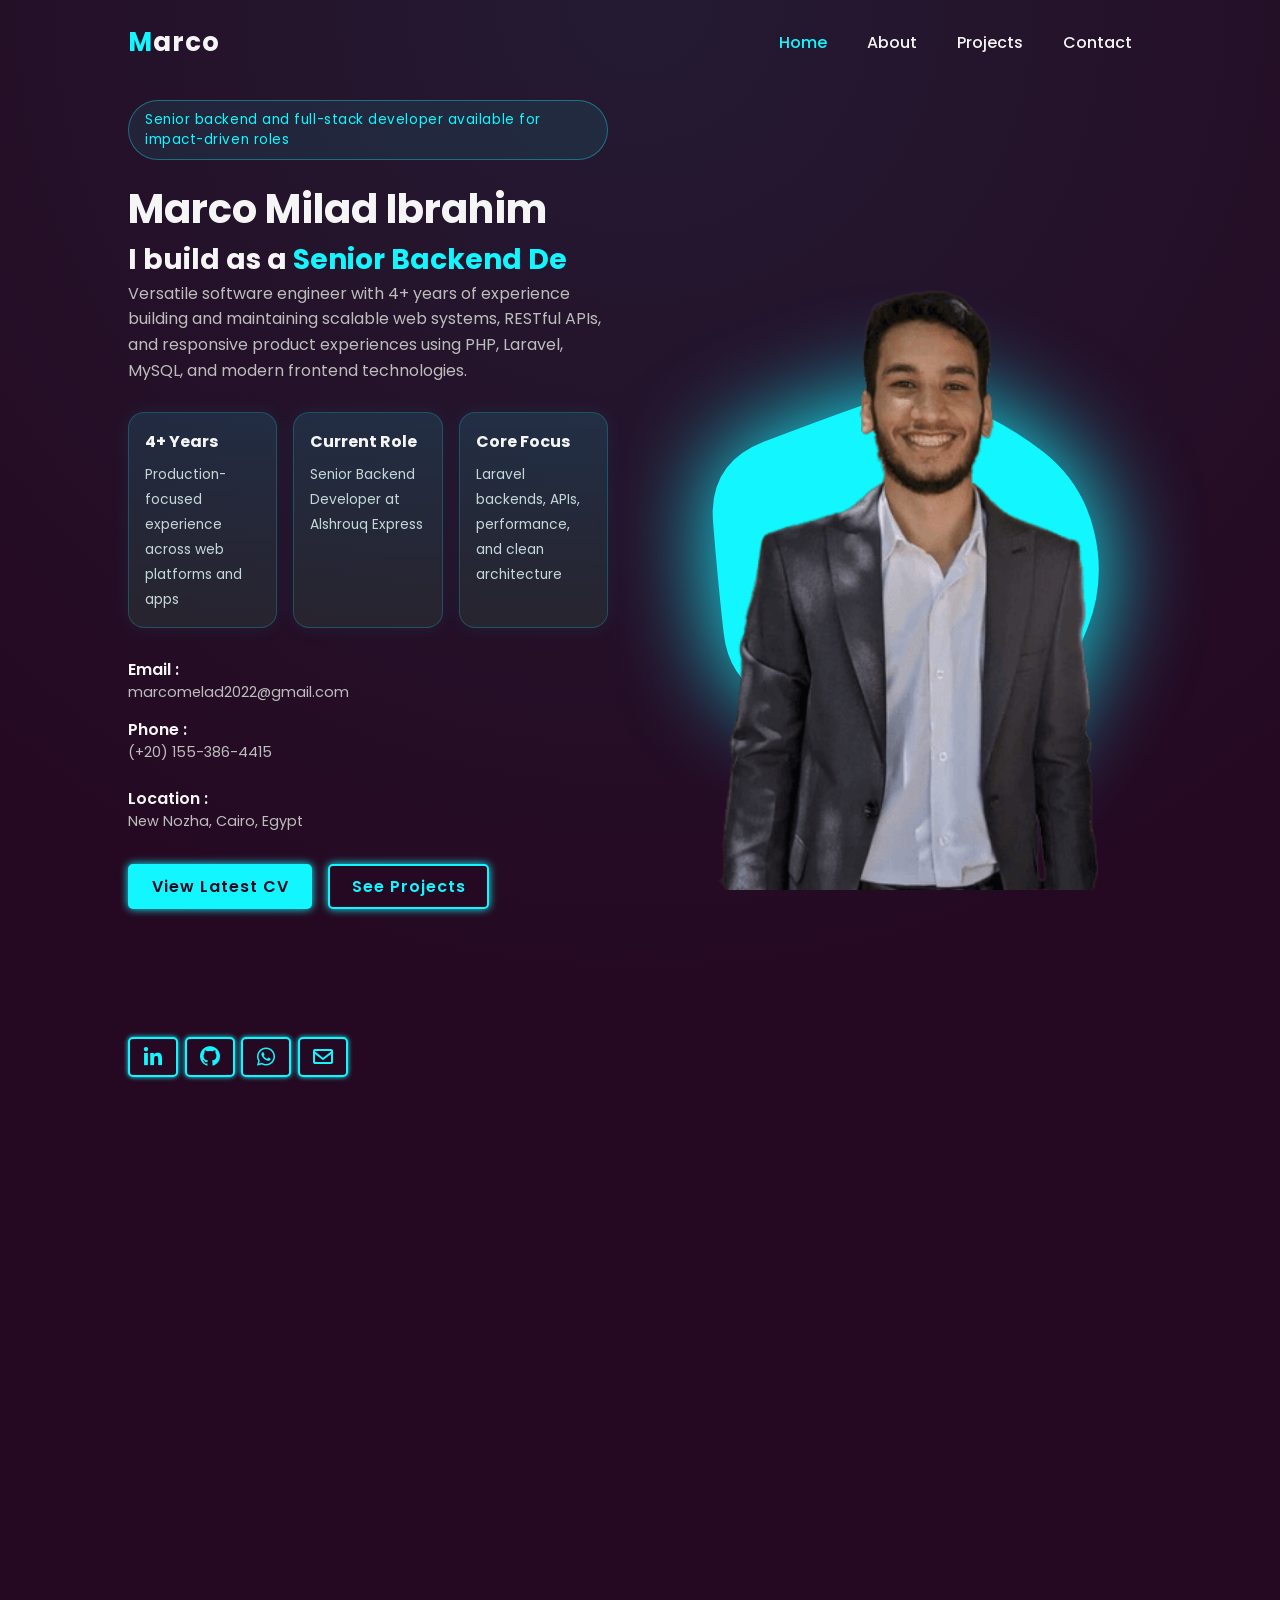
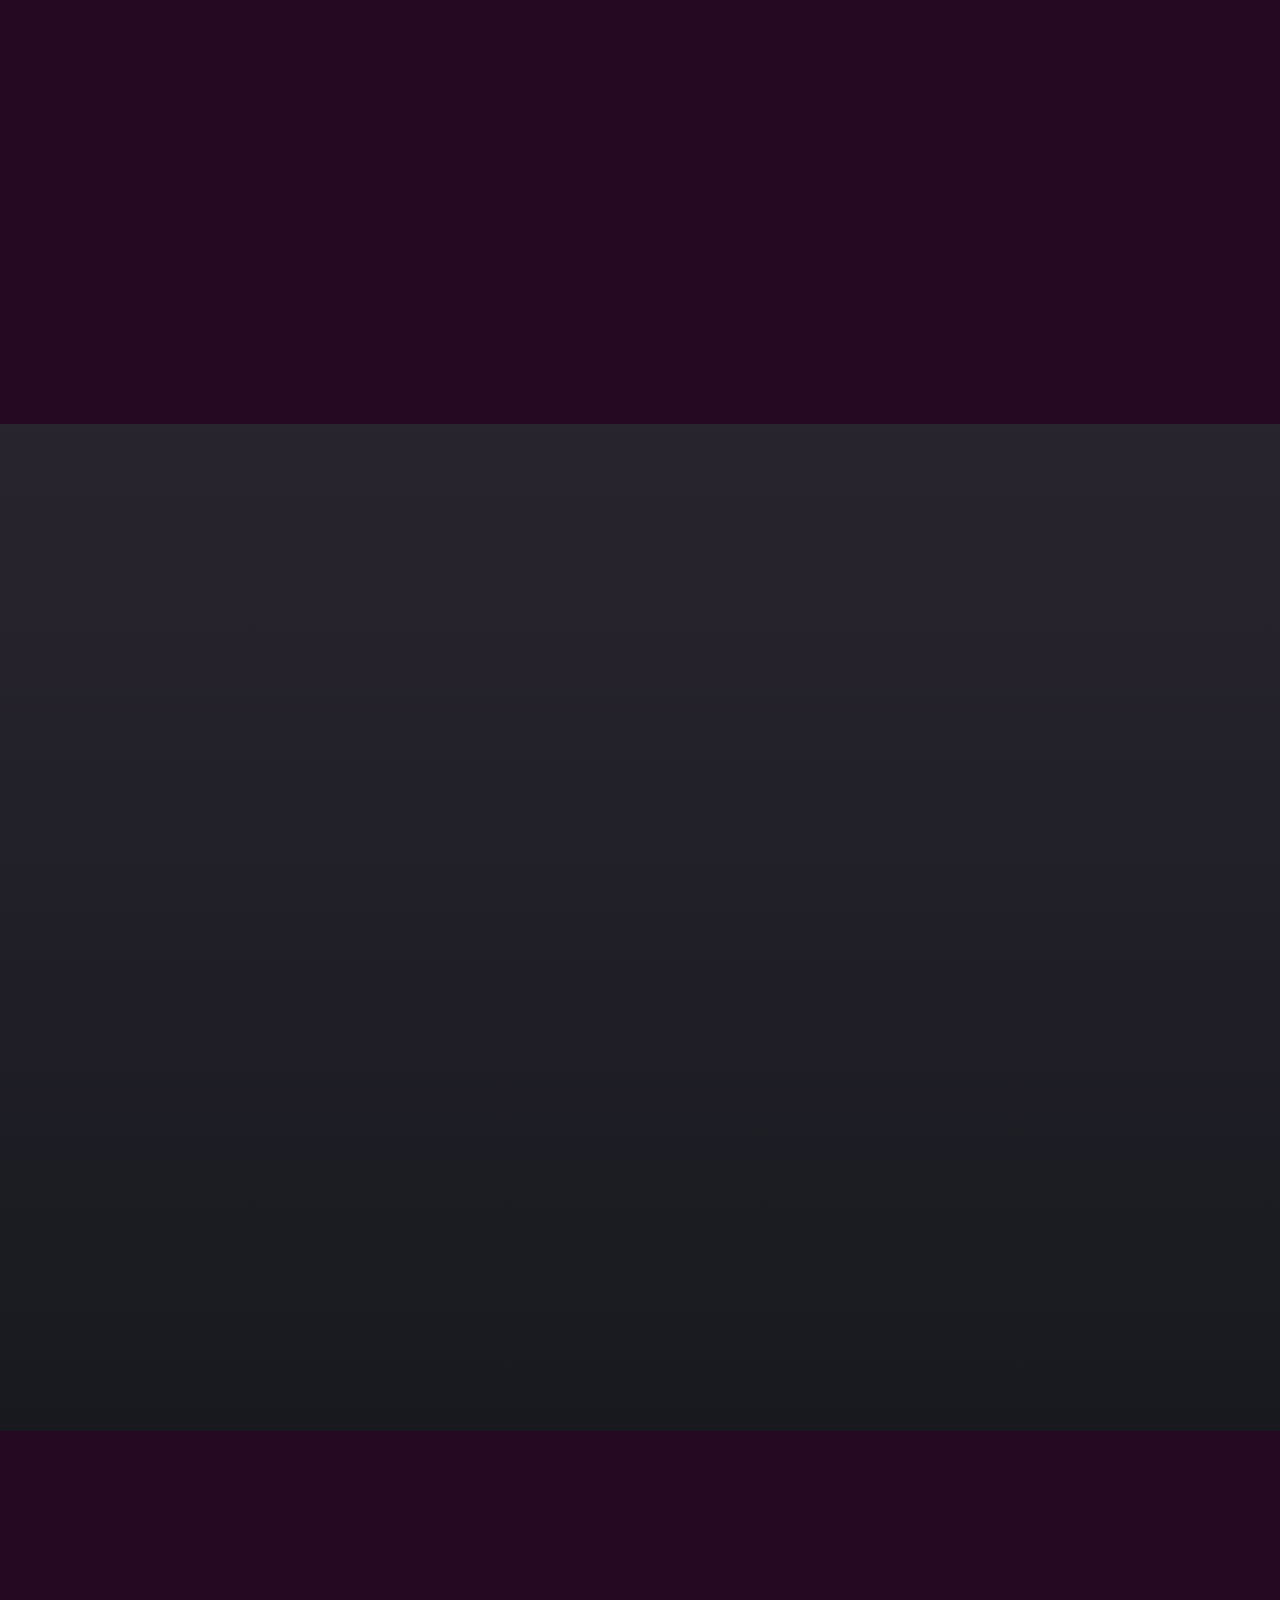
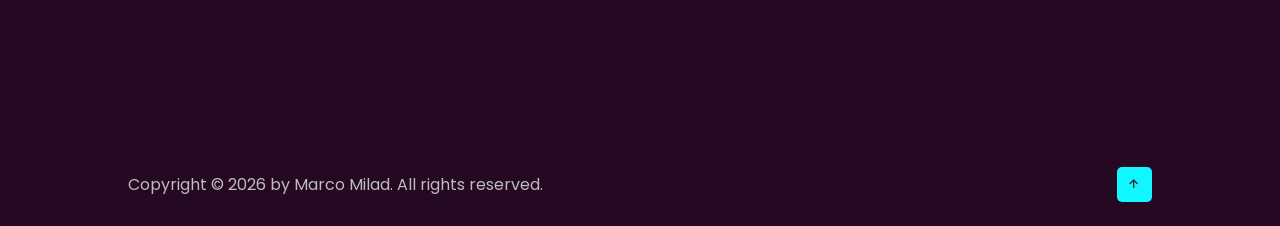
<file: index.html>
<!DOCTYPE html>
<html lang="en">
  <head>
    <meta charset="UTF-8" />
    <meta http-equiv="X-UA-Compatible" content="IE=edge" />
    <meta name="viewport" content="width=device-width, initial-scale=1.0" />
    <meta
      name="description"
      content="Marco Milad Ibrahim is a software engineer and full-stack developer with 4+ years of experience in Laravel, PHP, APIs, MySQL, and production-ready web systems."
    />
    <title>Marco Milad Ibrahim | Software Engineer</title>
    <link
      href="https://unpkg.com/boxicons@2.1.4/css/boxicons.min.css"
      rel="stylesheet"
    />
    <link rel="stylesheet" href="css/style.css" />
  </head>
  <body class="page-home">
    <header class="header">
      <a href="index.html" class="logo"><span>M</span>arco</a>

      <ul class="navlist">
        <li><a href="index.html" style="--i: 1">Home</a></li>
        <li><a href="about.html" style="--i: 2">About</a></li>
        <li><a href="projects.html" style="--i: 3">Projects</a></li>
        <li><a href="contact.html" style="--i: 4">Contact</a></li>
      </ul>

      <button
        id="menu-icon"
        class="bx bx-menu"
        type="button"
        aria-label="Toggle navigation"
        aria-expanded="false"
      ></button>
    </header>

    <main>
      <section class="home">
        <div class="home-content scroll-scale">
          <span class="availability-badge">Senior backend and full-stack developer available for impact-driven roles</span>
          <h1>Marco Milad Ibrahim</h1>
          <div class="change-text">
            <h3>I build as a</h3>
            <h3>
              <span class="word">Software&nbsp;Engineer</span>
              <span class="word">Senior&nbsp;Backend&nbsp;Developer</span>
              <span class="word">Full-Stack&nbsp;Developer</span>
              <span class="word">Laravel&nbsp;Engineer</span>
              <span class="word">Laravel&nbsp;Developer</span>
            </h3>
          </div>

          <p>
            Versatile software engineer with 4+ years of experience building and
            maintaining scalable web systems, RESTful APIs, and responsive
            product experiences using PHP, Laravel, MySQL, and modern frontend
            technologies.
          </p>

          <div class="stat-grid">
            <div class="stat-card">
              <strong>4+ Years</strong>
              <span>Production-focused experience across web platforms and apps</span>
            </div>
            <div class="stat-card">
              <strong>Current Role</strong>
              <span>Senior Backend Developer at Alshrouq Express</span>
            </div>
            <div class="stat-card">
              <strong>Core Focus</strong>
              <span>Laravel backends, APIs, performance, and clean architecture</span>
            </div>
          </div>

          <div class="info-box">
            <div class="email-info">
              <h5>Email :</h5>
              <span>marcomelad2022@gmail.com</span>
            </div>
            <div class="email-info">
              <h5>Phone :</h5>
              <span>(+20) 155-386-4415</span>
            </div>
          </div>

          <div class="info-box info-box-location">
            <div class="email-info">
              <h5>Location :</h5>
              <span>New Nozha, Cairo, Egypt</span>
            </div>
          </div>

          <div class="hero-actions">
            <a
              href="https://drive.google.com/file/d/1wOmWYwRRQnlYatKUHF5bNSLMZWVIIGn1/view?usp=sharing"
              class="btn"
              target="_blank"
              rel="noopener noreferrer"
              >View Latest CV</a
            >
            <a href="projects.html" class="btn">See Projects</a>
          </div>

          <div class="social-icons">
            <a
              href="https://www.linkedin.com/in/marco-milad"
              target="_blank"
              rel="noopener noreferrer"
              title="LinkedIn"
              ><i class="bx bxl-linkedin"></i
            ></a>
            <a
              href="https://github.com/MarcoMelad"
              target="_blank"
              rel="noopener noreferrer"
              title="GitHub"
              ><i class="bx bxl-github"></i
            ></a>
            <a
              href="https://api.whatsapp.com/send?phone=00201553864415"
              title="WhatsApp"
              target="_blank"
              rel="noopener noreferrer"
              ><i class="bx bxl-whatsapp"></i
            ></a>
            <a
              href="mailto:marcomelad2022@gmail.com"
              title="Email"
              ><i class="bx bx-envelope"></i
            ></a>
          </div>
        </div>

        <div class="home-image scroll-scale">
          <div class="img-box">
            <img src="images/home.png" alt="Marco Milad portrait" />
          </div>

          <div class="liquid-shape">
            <svg
              viewBox="0 0 500 500"
              xmlns="http://www.w3.org/2000/svg"
              xmlns:xlink="http://www.w3.org/1999/xlink"
              width="100%"
            >
              <path fill="#12f7ff">
                <animate
                  attributeName="d"
                  dur="20000ms"
                  repeatCount="indefinite"
                  values="
                  M466,308Q451,366,403.5,399.5Q356,433,303,458Q250,483,205,444.5Q160,406,123.5,375Q87,344,78,
                  297Q69,250,55.5,190Q42,130,88,89.5Q134,49,192,31Q250,13,295.5,53Q341,93,401.5,110.5Q462,128,
                  471.5,189Q481,250,466,308Z;

                  M403,288Q381,326,375,391Q369,456,309.5,463Q250,470,211.5,427Q173,384,104,379Q35,374,31.5,312Q28,
                  250,31,187.5Q34,125,102.5,119.5Q171,114,210.5,98Q250,82,300.5,78.5Q351,75,373.5,120.5Q396,166,410.5,
                  208Q425,250,403,288Z;

                  M441,298Q416,346,390.5,397.5Q365,449,307.5,468.5Q250,488,206.5,444.5Q163,401,99,387.5Q35,374,50.5,
                  312Q66,250,88.5,210Q111,170,123.5,111Q136,52,193,46Q250,40,312,37Q374,34,384,100.5Q394,167,430,
                  208.5Q466,250,441,298Z;

                  M452.5,309.5Q457,369,394.5,380.5Q332,392,291,419.5Q250,447,187.5,456.5Q125,466,89,415Q53,
                  364,51,307Q49,250,54,195Q59,140,95.5,92.5Q132,45,191,26.5Q250,8,290.5,58.5Q331,109,377.5,
                  129Q424,149,436,199.5Q448,250,452.5,309.5Z;

                  M444,290.5Q391,331,367,371Q343,411,296.5,425Q250,439,200.5,430Q151,421,134,374Q117,327,96.5,
                  288.5Q76,250,60,190.5Q44,131,104,116Q164,101,207,95Q250,89,295.5,90.5Q341,92,396,113Q451,134,
                  474,192Q497,250,444,290.5Z;

                  M450,312Q465,374,406.5,396.5Q348,419,299,451Q250,483,197,458.5Q144,434,105,395Q66,356,65,303Q64,
                  250,85,208.5Q106,167,135,134Q164,101,207,77Q250,53,295.5,72.5Q341,92,384,120Q427,148,431,199Q435,
                  250,450,312Z;

                  M465.5,311Q460,372,417.5,419Q375,466,312.5,467Q250,468,203,440.5Q156,413,119.5,379.5Q83,346,72,
                  298Q61,250,74,203Q87,156,115,110Q143,64,196.5,35Q250,6,310,24Q370,42,389,100.5Q408,159,
                  439.5,204.5Q471,250,465.5,311Z;

                  M466,308Q451,366,403.5,399.5Q356,433,303,458Q250,483,205,444.5Q160,406,123.5,375Q87,344,78,
                  297Q69,250,55.5,190Q42,130,88,89.5Q134,49,192,31Q250,13,295.5,53Q341,93,401.5,110.5Q462,128,
                  471.5,189Q481,250,466,308Z;"
                ></animate>
              </path>
            </svg>
          </div>

          <div class="liquid-shape">
            <svg
              viewBox="0 0 500 500"
              xmlns="http://www.w3.org/2000/svg"
              xmlns:xlink="http://www.w3.org/1999/xlink"
              width="100%"
            >
              <path fill="#12f7ff">
                <animate
                  attributeName="d"
                  dur="20000ms"
                  repeatCount="indefinite"
                  values="
                  M466,308Q451,366,403.5,399.5Q356,433,303,458Q250,483,205,444.5Q160,406,123.5,375Q87,344,78,
                  297Q69,250,55.5,190Q42,130,88,89.5Q134,49,192,31Q250,13,295.5,53Q341,93,401.5,110.5Q462,128,
                  471.5,189Q481,250,466,308Z;

                  M403,288Q381,326,375,391Q369,456,309.5,463Q250,470,211.5,427Q173,384,104,379Q35,374,31.5,312Q28,
                  250,31,187.5Q34,125,102.5,119.5Q171,114,210.5,98Q250,82,300.5,78.5Q351,75,373.5,120.5Q396,166,410.5,
                  208Q425,250,403,288Z;

                  M441,298Q416,346,390.5,397.5Q365,449,307.5,468.5Q250,488,206.5,444.5Q163,401,99,387.5Q35,374,50.5,
                  312Q66,250,88.5,210Q111,170,123.5,111Q136,52,193,46Q250,40,312,37Q374,34,384,100.5Q394,167,430,
                  208.5Q466,250,441,298Z;

                  M452.5,309.5Q457,369,394.5,380.5Q332,392,291,419.5Q250,447,187.5,456.5Q125,466,89,415Q53,
                  364,51,307Q49,250,54,195Q59,140,95.5,92.5Q132,45,191,26.5Q250,8,290.5,58.5Q331,109,377.5,
                  129Q424,149,436,199.5Q448,250,452.5,309.5Z;

                  M444,290.5Q391,331,367,371Q343,411,296.5,425Q250,439,200.5,430Q151,421,134,374Q117,327,96.5,
                  288.5Q76,250,60,190.5Q44,131,104,116Q164,101,207,95Q250,89,295.5,90.5Q341,92,396,113Q451,134,
                  474,192Q497,250,444,290.5Z;

                  M450,312Q465,374,406.5,396.5Q348,419,299,451Q250,483,197,458.5Q144,434,105,395Q66,356,65,303Q64,
                  250,85,208.5Q106,167,135,134Q164,101,207,77Q250,53,295.5,72.5Q341,92,384,120Q427,148,431,199Q435,
                  250,450,312Z;

                  M465.5,311Q460,372,417.5,419Q375,466,312.5,467Q250,468,203,440.5Q156,413,119.5,379.5Q83,346,72,
                  298Q61,250,74,203Q87,156,115,110Q143,64,196.5,35Q250,6,310,24Q370,42,389,100.5Q408,159,
                  439.5,204.5Q471,250,465.5,311Z;

                  M466,308Q451,366,403.5,399.5Q356,433,303,458Q250,483,205,444.5Q160,406,123.5,375Q87,344,78,
                  297Q69,250,55.5,190Q42,130,88,89.5Q134,49,192,31Q250,13,295.5,53Q341,93,401.5,110.5Q462,128,
                  471.5,189Q481,250,466,308Z;"
                ></animate>
              </path>
            </svg>
          </div>
        </div>
      </section>

      <section class="services">
        <div class="main-text scroll-scale">
          <span>What I Deliver</span>
          <h2>Senior-Level Engineering Value</h2>
        </div>

        <div class="section-services scroll-bottom">
          <div class="services-box">
            <i class="bx bx-code-alt services-icon"></i>
            <h3>Scalable Laravel Backends</h3>
            <p>
              Lead the design and implementation of scalable backend systems and
              Laravel applications with strong architecture, authentication, and
              maintainable service layers.
            </p>
            <p class="services-note">Laravel, PHP, OOP, MVC, clean architecture</p>
          </div>

          <div class="services-box">
            <i class="bx bx-transfer-alt services-icon"></i>
            <h3>REST APIs and Integrations</h3>
            <p>
              Build secure APIs, connect payment gateways, SMS, email, and other
              third-party services, and organize dependable data flow between
              clients and backend services.
            </p>
            <p class="services-note">RESTful APIs, Sanctum, Passport, queues</p>
          </div>

          <div class="services-box">
            <i class="bx bx-data services-icon"></i>
            <h3>Performance and Delivery</h3>
            <p>
              Improve production systems through query optimization, Redis
              caching, queue workflows, CI/CD collaboration, and deployment
              readiness for high-traffic environments.
            </p>
            <p class="services-note">MySQL, Redis, CI/CD, optimization, DevOps</p>
          </div>
        </div>
      </section>

      <section class="section-surface">
        <div class="main-text scroll-scale">
          <span>Selected Work</span>
          <h2>Projects from Recent Experience</h2>
        </div>

        <div class="project-grid scroll-bottom">
          <article class="project-card">
            <div class="project-thumb">
              <img src="images/proj1.png" alt="School System project preview" />
            </div>
            <div class="project-body">
              <h3>Al-Bader Sales Management System</h3>
              <p>
                Enterprise-grade sales and security management platform built
                with Laravel and MySQL, featuring access control, real-time
                monitoring, and performance-focused backend engineering.
              </p>
              <div class="inline-list">
                <span>Laravel</span>
                <span>PHP</span>
                <span>MySQL</span>
                <span>Redis</span>
              </div>
              <div class="project-links">
                <a href="projects.html" class="btn">Case Study</a>
                <a href="contact.html" class="btn">Discuss Similar System</a>
              </div>
            </div>
          </article>

          <article class="project-card">
            <div class="project-thumb">
              <img src="images/pro2.png" alt="Cara Shop project preview" />
            </div>
            <div class="project-body">
              <h3>Container Management System</h3>
              <p>
                Specialized platform for rubble and waste container rental
                companies in Saudi Arabia, automating the rental lifecycle and
                improving fleet visibility through real-time tracking.
              </p>
              <div class="inline-list">
                <span>Laravel</span>
                <span>MySQL</span>
                <span>Real-Time Tracking</span>
              </div>
              <div class="project-links">
                <a href="projects.html" class="btn">Case Study</a>
                <a href="contact.html" class="btn">See Workflow Expertise</a>
              </div>
            </div>
          </article>

          <article class="project-card">
            <div class="project-thumb">
              <img src="images/pro3.png" alt="Saving Lives project preview" />
            </div>
            <div class="project-body">
              <h3>Vodo ERP</h3>
              <p>
                Custom ERP system designed with Laravel and MySQL to streamline
                inventory, order processing, financial reporting, and platform
                scalability under growing operational load.
              </p>
              <div class="inline-list">
                <span>Laravel</span>
                <span>MySQL</span>
                <span>Queues</span>
                <span>Optimization</span>
              </div>
              <div class="project-links">
                <a href="projects.html" class="btn">Case Study</a>
                <a href="about.html" class="btn">See Experience</a>
              </div>
            </div>
          </article>
        </div>
      </section>

      <section class="cta-strip scroll-scale">
        <div>
          <span>Need a dependable senior engineer?</span>
          <h2>Let us discuss your backend architecture, API platform, or product delivery roadmap.</h2>
        </div>
        <div class="hero-actions">
          <a href="contact.html" class="btn">Contact Me</a>
          <a href="about.html" class="btn">More About Me</a>
        </div>
      </section>
    </main>

    <footer>
      <p>Copyright &copy; 2026 by Marco Milad. All rights reserved.</p>
      <a href="index.html"><i class="bx bx-up-arrow-alt"></i></a>
    </footer>

    <script src="js/script.js"></script>
  </body>
</html>
</file>
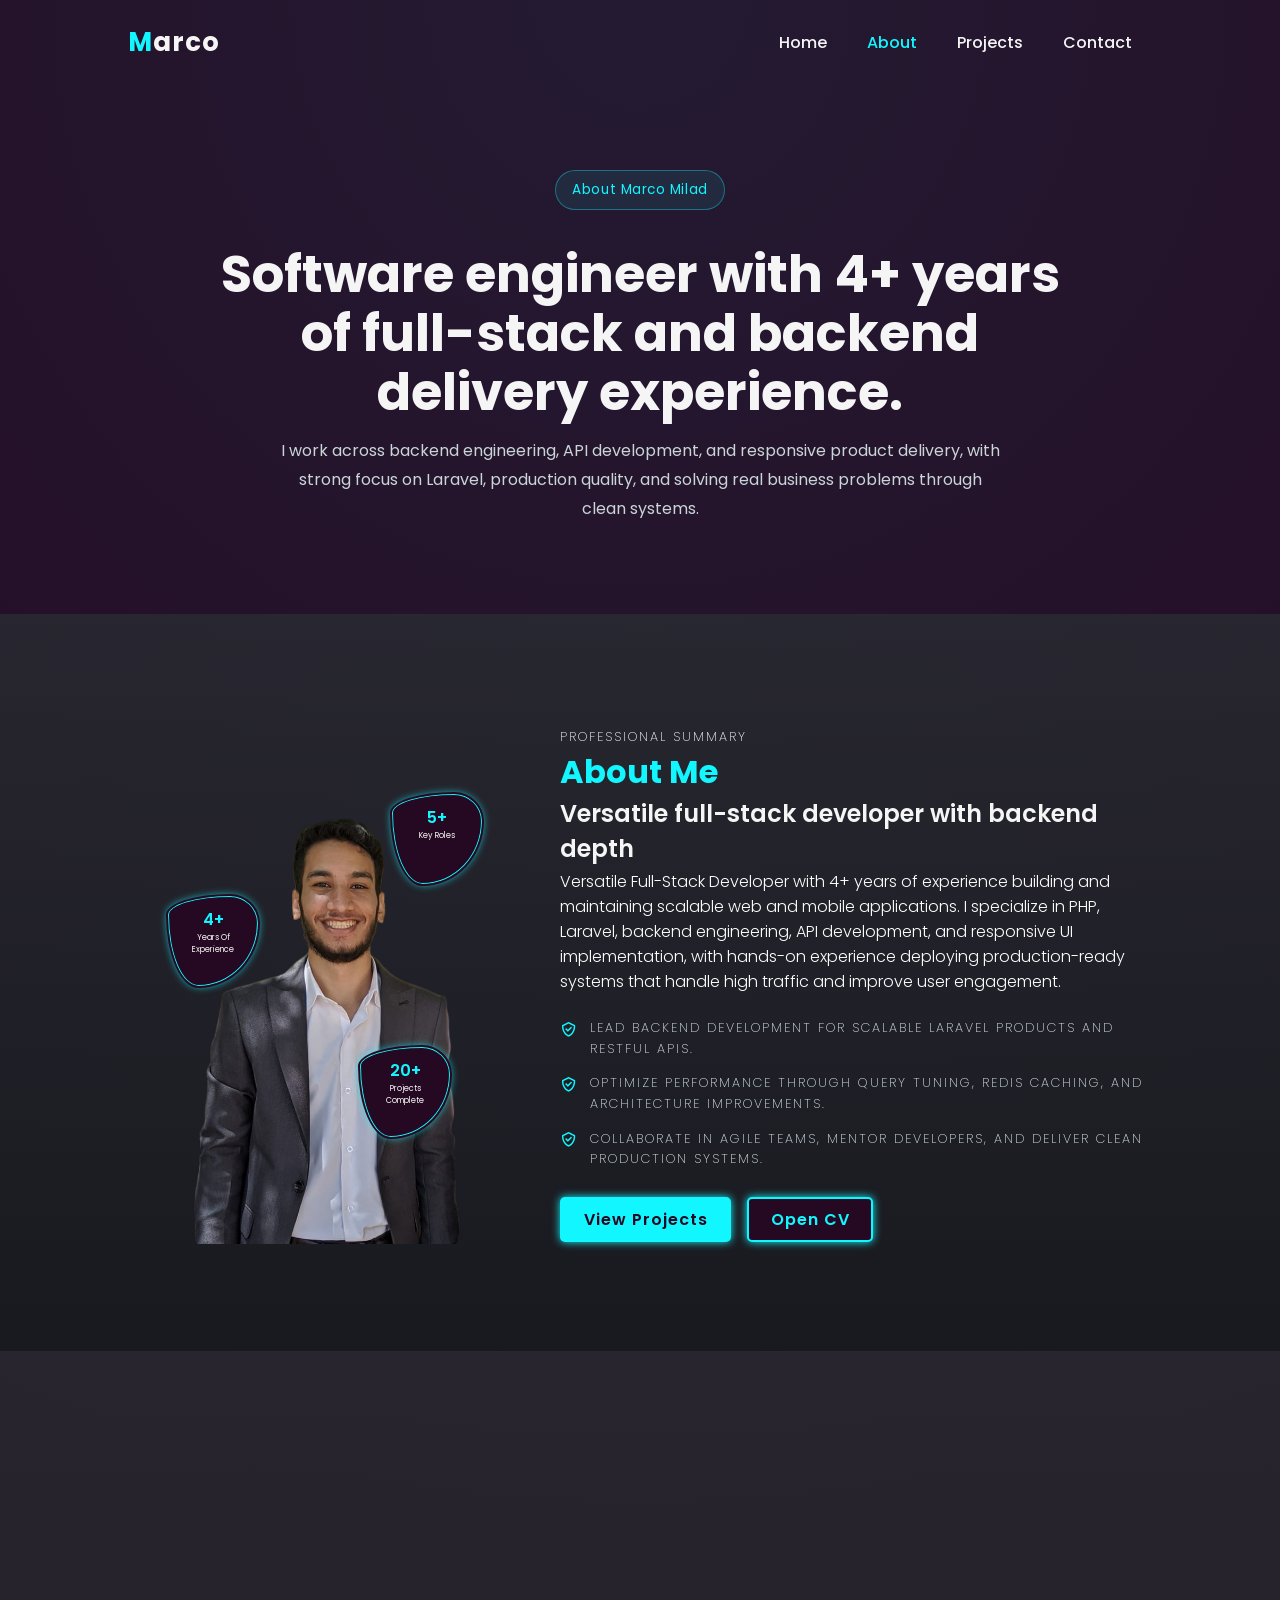
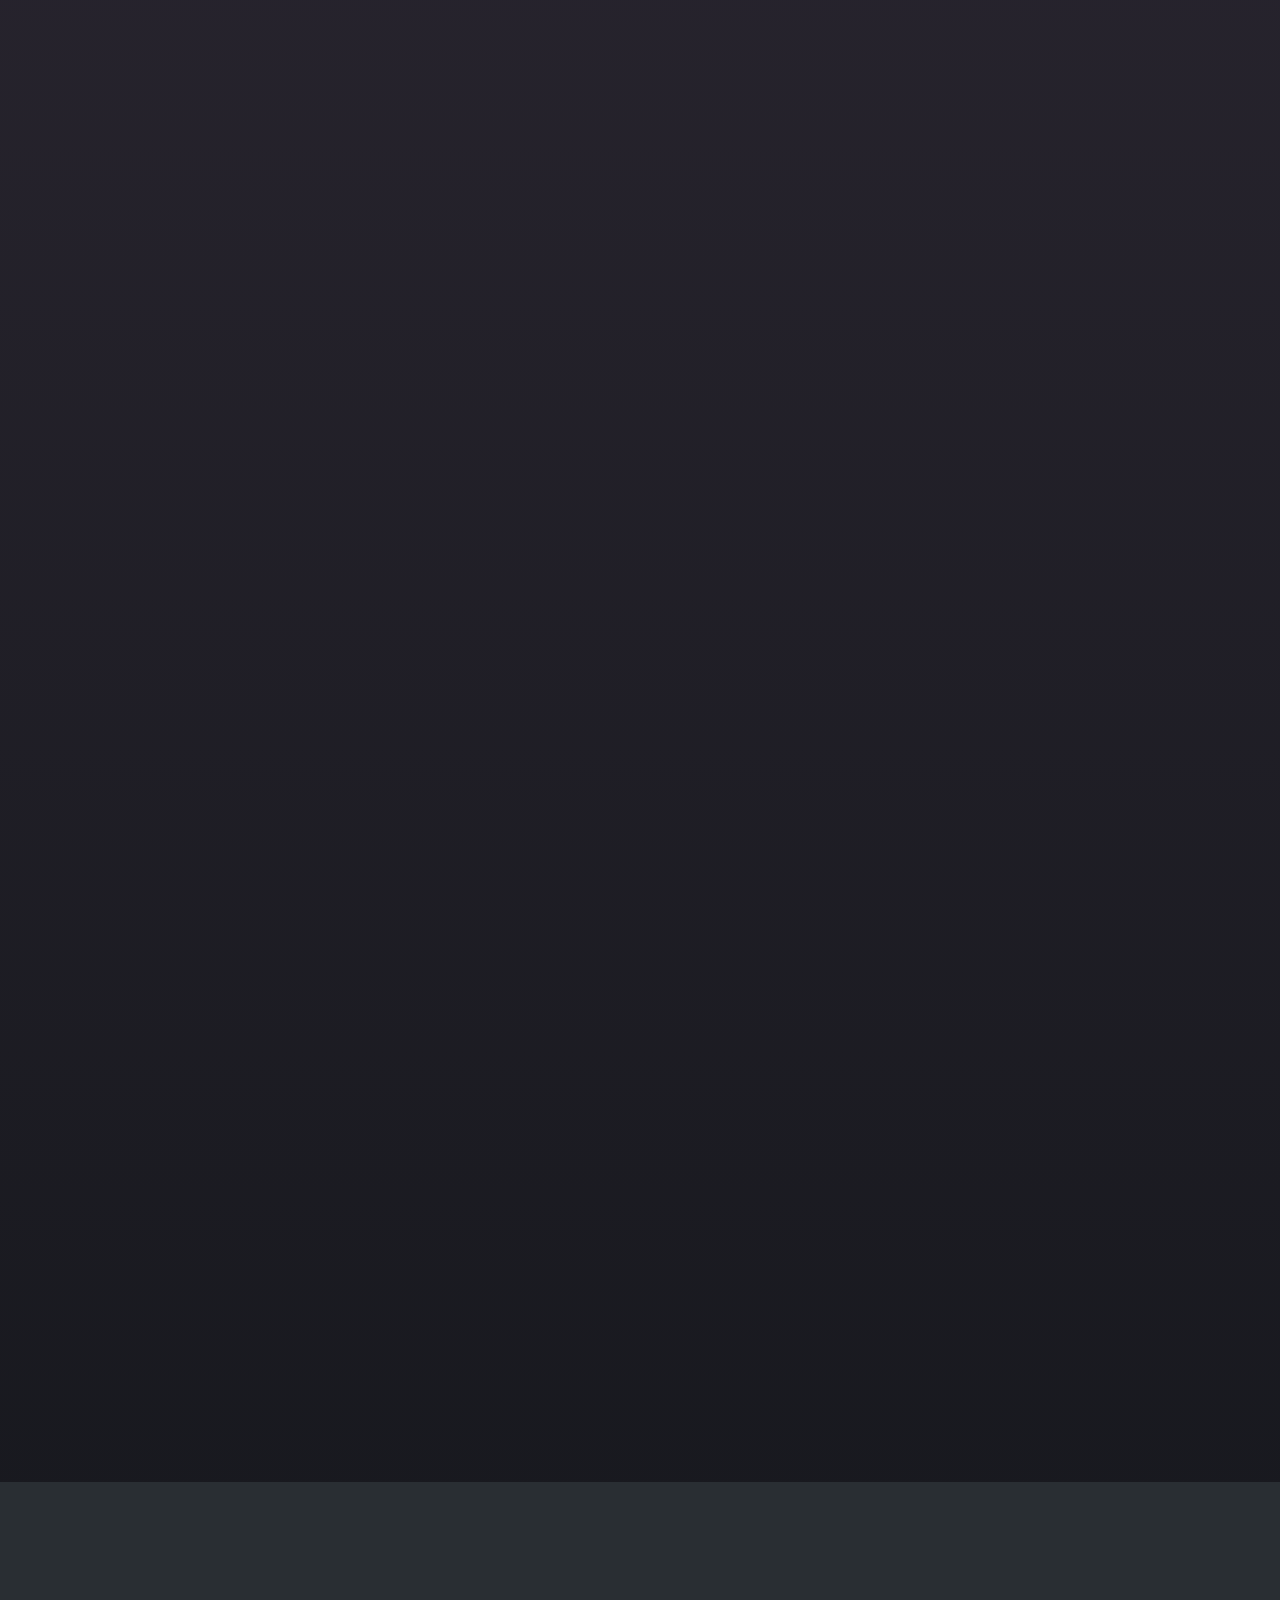
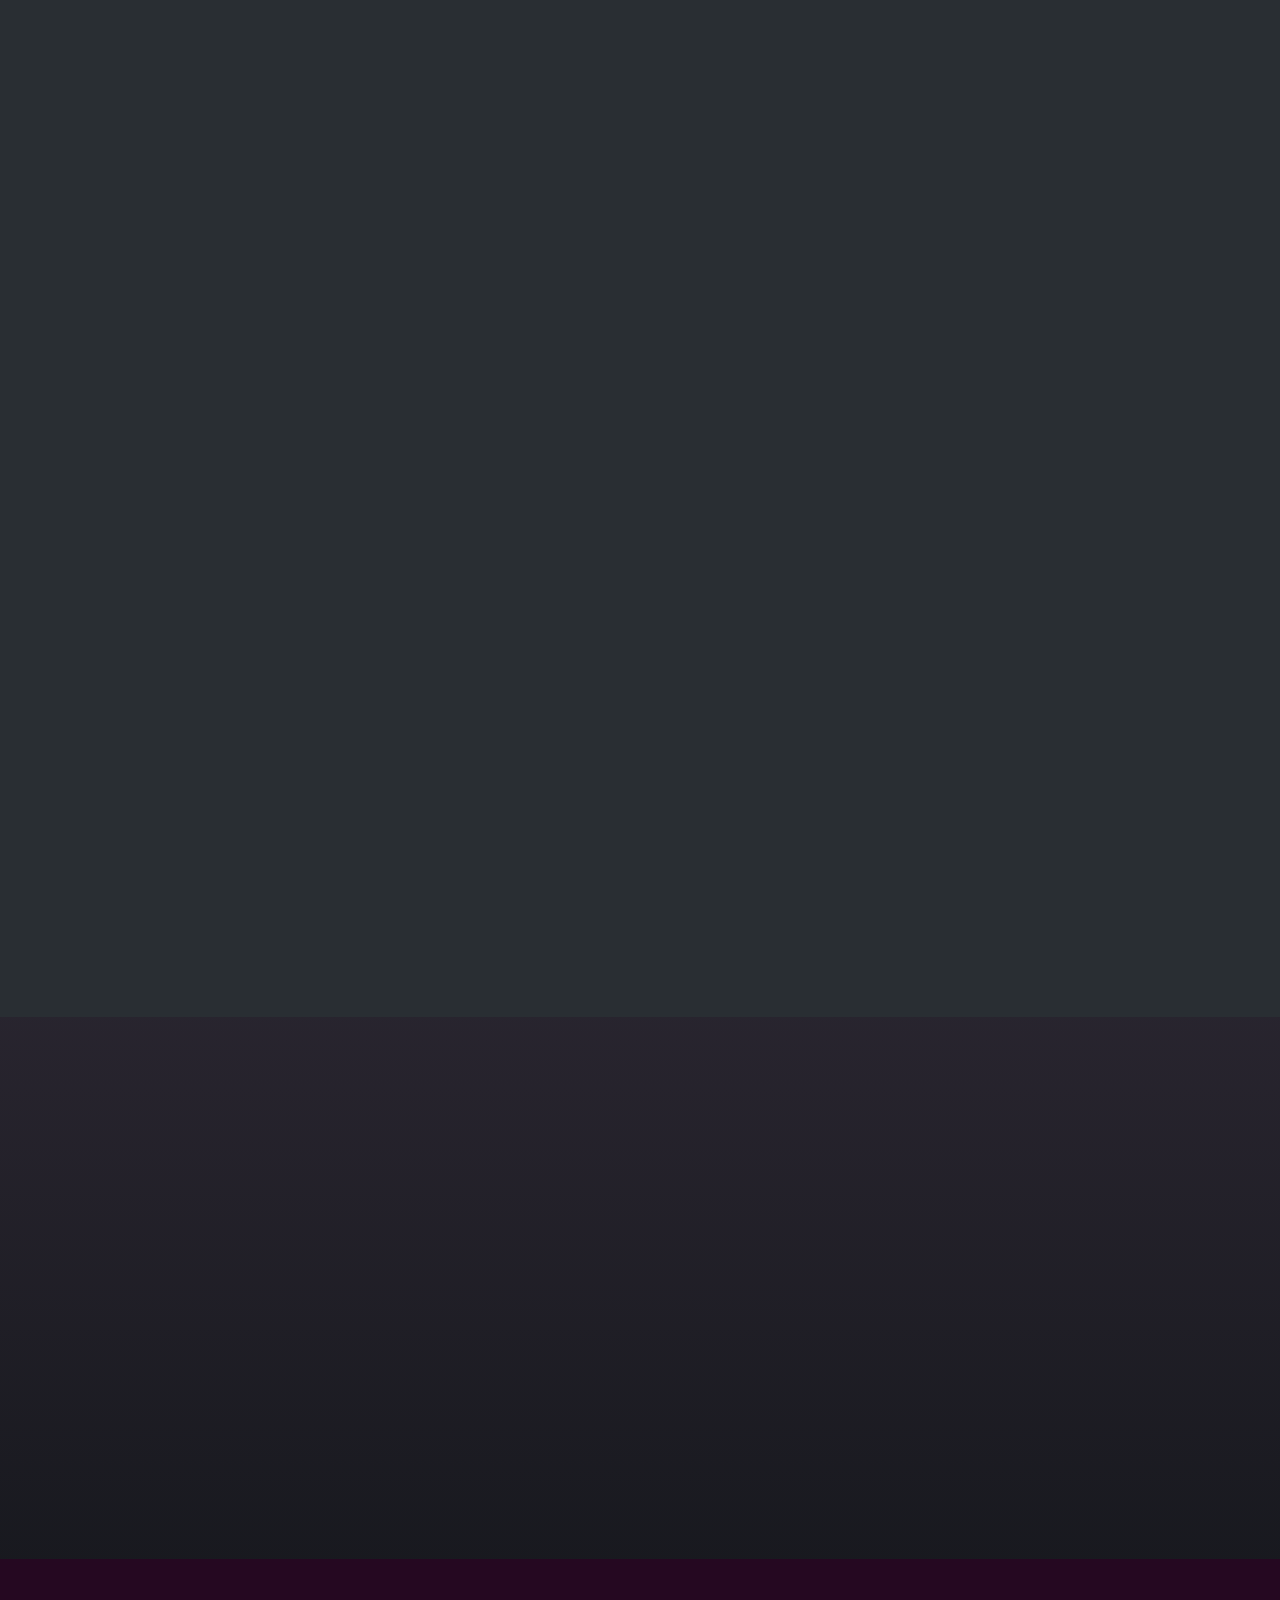
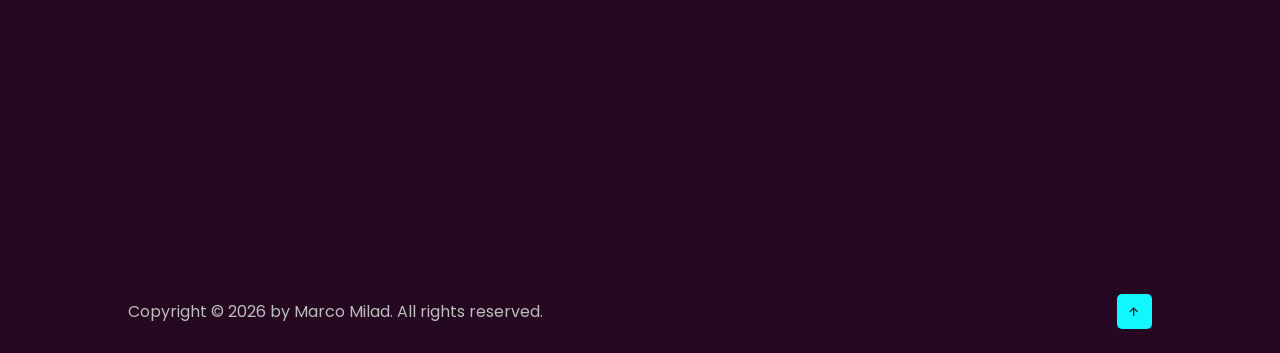
<file: about.html>
<!DOCTYPE html>
<html lang="en">
  <head>
    <meta charset="UTF-8" />
    <meta http-equiv="X-UA-Compatible" content="IE=edge" />
    <meta name="viewport" content="width=device-width, initial-scale=1.0" />
    <meta
      name="description"
      content="Learn more about Marco Milad Ibrahim, a software engineer with 4+ years of experience in Laravel, PHP, APIs, MySQL, and scalable web systems."
    />
    <title>About | Marco Milad</title>
    <link
      href="https://unpkg.com/boxicons@2.1.4/css/boxicons.min.css"
      rel="stylesheet"
    />
    <link rel="stylesheet" href="css/style.css" />
  </head>
  <body class="page-inner">
    <header class="header">
      <a href="index.html" class="logo"><span>M</span>arco</a>

      <ul class="navlist">
        <li><a href="index.html" style="--i: 1">Home</a></li>
        <li><a href="about.html" style="--i: 2">About</a></li>
        <li><a href="projects.html" style="--i: 3">Projects</a></li>
        <li><a href="contact.html" style="--i: 4">Contact</a></li>
      </ul>

      <button
        id="menu-icon"
        class="bx bx-menu"
        type="button"
        aria-label="Toggle navigation"
        aria-expanded="false"
      ></button>
    </header>

    <main>
      <section class="page-hero">
        <span class="availability-badge">About Marco Milad</span>
        <h1>Software engineer with 4+ years of full-stack and backend delivery experience.</h1>
        <p>
          I work across backend engineering, API development, and responsive
          product delivery, with strong focus on Laravel, production quality,
          and solving real business problems through clean systems.
        </p>
      </section>

      <section class="about section-surface">
        <div class="img-about scroll-scale">
          <img src="images/about.png" alt="Marco Milad portrait" />

          <div class="info-about1">
            <span>4+</span>
            <p>Years Of Experience</p>
          </div>

          <div class="info-about2">
            <span>5+</span>
            <p>Key Roles</p>
          </div>

          <div class="info-about3">
            <span>20+</span>
            <p>Projects Complete</p>
          </div>
        </div>

        <div class="about-content scroll-scale">
          <span>Professional Summary</span>
          <h2>About Me</h2>
          <h3>Versatile full-stack developer with backend depth</h3>
          <p>
            Versatile Full-Stack Developer with 4+ years of experience building
            and maintaining scalable web and mobile applications. I specialize
            in PHP, Laravel, backend engineering, API development, and
            responsive UI implementation, with hands-on experience deploying
            production-ready systems that handle high traffic and improve user
            engagement.
          </p>

          <div class="highlight-list">
            <div class="highlight-item">
              <i class="bx bx-check-shield"></i>
              <span>Lead backend development for scalable Laravel products and RESTful APIs.</span>
            </div>
            <div class="highlight-item">
              <i class="bx bx-check-shield"></i>
              <span>Optimize performance through query tuning, Redis caching, and architecture improvements.</span>
            </div>
            <div class="highlight-item">
              <i class="bx bx-check-shield"></i>
              <span>Collaborate in agile teams, mentor developers, and deliver clean production systems.</span>
            </div>
          </div>

          <div class="hero-actions">
            <a href="projects.html" class="btn">View Projects</a>
            <a
              href="https://drive.google.com/file/d/1wOmWYwRRQnlYatKUHF5bNSLMZWVIIGn1/view?usp=sharing"
              target="_blank"
              rel="noopener noreferrer"
              class="btn"
              >Open CV</a
            >
          </div>
        </div>
      </section>

      <section class="section-surface">
        <div class="main-text scroll-scale">
          <span>Work Experience</span>
          <h2>Career Timeline</h2>
        </div>

        <div class="timeline scroll-bottom">
          <article class="timeline-item">
            <div class="timeline-date">May 2025 - Present</div>
            <div class="timeline-content">
              <h3>Senior Backend Developer | Alshrouq Express</h3>
              <p>Elryad, Saudi Arabia</p>
              <ul class="feature-list">
                <li>Lead design and development of scalable backend systems and RESTful APIs using Laravel.</li>
                <li>Optimize performance through database tuning, Redis caching, and architecture improvements.</li>
                <li>Implement secure authentication with Sanctum and Passport and support compliance requirements.</li>
                <li>Integrate payment gateways, SMS, email services, and background job workflows.</li>
                <li>Collaborate on CI/CD pipelines, AI deployment workflows, code reviews, and mentoring.</li>
              </ul>
            </div>
          </article>

          <article class="timeline-item">
            <div class="timeline-date">May 2025 - Present</div>
            <div class="timeline-content">
              <h3>Full Stack Developer | ALBADR SYSTEMS</h3>
              <p>Samanoud, Gharbia</p>
              <ul class="feature-list">
                <li>Develop and maintain scalable web applications using PHP and Laravel.</li>
                <li>Design and manage MySQL database architecture and application queries.</li>
                <li>Implement collaborative version control workflows with Git.</li>
                <li>Apply maintainable software practices to support quality and long-term development.</li>
              </ul>
            </div>
          </article>

          <article class="timeline-item">
            <div class="timeline-date">Jan 2024 - Apr 2025</div>
            <div class="timeline-content">
              <h3>Backend PHP Laravel Developer | VODO GLOBAL</h3>
              <p>Elryad, Saudi Arabia</p>
              <ul class="feature-list">
                <li>Engineered scalable Laravel backend systems that handled traffic surges up to 90%.</li>
                <li>Refactored legacy code across 5+ services and reduced technical debt significantly.</li>
                <li>Improved developer onboarding by simplifying architecture and backend structure.</li>
                <li>Integrated frontend designs with backend logic for seamless user experience.</li>
              </ul>
            </div>
          </article>

          <article class="timeline-item">
            <div class="timeline-date">2023 - 2024</div>
            <div class="timeline-content">
              <h3>Full Stack Developer | CREATIVE MINDS</h3>
              <p>Tanta, Al Gharbiyah</p>
              <ul class="feature-list">
                <li>Developed and maintained high-performance web applications using PHP and Laravel.</li>
                <li>Designed complex database schemas that improved functionality and data handling efficiency.</li>
                <li>Integrated third-party APIs to expand platform capabilities and user experience.</li>
                <li>Conducted code reviews and resolved bugs to reduce post-release issues.</li>
              </ul>
            </div>
          </article>

          <article class="timeline-item">
            <div class="timeline-date">Oct 2021 - Dec 2022</div>
            <div class="timeline-content">
              <h3>Full Stack Developer | VODO GLOBAL</h3>
              <p>Elryad, Saudi Arabia</p>
              <ul class="feature-list">
                <li>Built Laravel application structure and core backend functionality with PHP and MySQL.</li>
                <li>Designed complex database schemas to support application requirements and workflow growth.</li>
              </ul>
            </div>
          </article>
        </div>
      </section>

      <section class="skills">
        <div class="main-text scroll-scale">
          <span>Technical Strengths</span>
          <h2>Core Skills and Tools</h2>
        </div>

        <div class="skill-main">
          <div class="skill-left scroll-scale">
            <div class="skill-bar">
              <div class="info">
                <p>RESTful APIs</p>
                <p>90%</p>
              </div>
              <div class="bar">
                <span class="html"></span>
              </div>
            </div>
            <div class="skill-bar">
              <div class="info">
                <p>Authentication & Security</p>
                <p>90%</p>
              </div>
              <div class="bar">
                <span class="css"></span>
              </div>
            </div>
            <div class="skill-bar">
              <div class="info">
                <p>Query Optimization</p>
                <p>85%</p>
              </div>
              <div class="bar">
                <span class="mysql"></span>
              </div>
            </div>
            <div class="skill-bar">
              <div class="info">
                <p>CI/CD & Deployment</p>
                <p>75%</p>
              </div>
              <div class="bar">
                <span class="boot"></span>
              </div>
            </div>
          </div>

          <div class="skill-right scroll-scale">
            <div class="skill-rbar">
              <div class="info">
                <p>PHP</p>
                <p>90%</p>
              </div>
              <div class="rbar">
                <span class="php"></span>
              </div>
            </div>
            <div class="skill-rbar">
              <div class="info">
                <p>Laravel</p>
                <p>90%</p>
              </div>
              <div class="rbar">
                <span class="laravel"></span>
              </div>
            </div>
            <div class="skill-rbar">
              <div class="info">
                <p>MySQL</p>
                <p>85%</p>
              </div>
              <div class="rbar">
                <span class="mysql"></span>
              </div>
            </div>
            <div class="skill-rbar">
              <div class="info">
                <p>JavaScript / Tailwind / Blade</p>
                <p>80%</p>
              </div>
              <div class="rbar">
                <span class="git"></span>
              </div>
            </div>
          </div>
        </div>

        <div class="mini-grid skill-tags-grid scroll-bottom">
          <article class="mini-card">
            <i class="bx bx-server"></i>
            <h3>Backend Development</h3>
            <p>Laravel, PHP OOP, MVC, Eloquent ORM, MySQL, query optimization.</p>
          </article>
          <article class="mini-card">
            <i class="bx bx-lock-alt"></i>
            <h3>Security and Auth</h3>
            <p>OAuth, JWT, Sanctum, Passport, RBAC, XSS and CSRF prevention.</p>
          </article>
          <article class="mini-card">
            <i class="bx bx-code-block"></i>
            <h3>Frontend and UI</h3>
            <p>HTML5, CSS3, JavaScript, jQuery, Bootstrap, Tailwind, Sass, Blade.</p>
          </article>
          <article class="mini-card">
            <i class="bx bx-bug"></i>
            <h3>Testing and Debugging</h3>
            <p>Postman, debugging, cURL, Laravel Tinker, Laravel Debugbar.</p>
          </article>
          <article class="mini-card">
            <i class="bx bx-git-repo-forked"></i>
            <h3>Version Control and DevOps</h3>
            <p>Git, GitHub, GitLab, GitHub Actions, GitLab CI, Docker basics.</p>
          </article>
          <article class="mini-card">
            <i class="bx bx-cloud-upload"></i>
            <h3>Deployment and Hosting</h3>
            <p>cPanel, shared hosting, VPS environments, Composer, npm, Vite, Webpack.</p>
          </article>
        </div>
      </section>

      <section class="section-surface">
        <div class="main-text scroll-scale">
          <span>Education and Languages</span>
          <h2>Additional Background</h2>
        </div>

        <div class="mini-grid scroll-bottom">
          <article class="mini-card">
            <i class="bx bx-book"></i>
            <h3>Education</h3>
            <p>Bachelor of Computer Science, Minia University, 2018 - 2022.</p>
          </article>
          <article class="mini-card">
            <i class="bx bx-globe"></i>
            <h3>Languages</h3>
            <p>Arabic: Native. English: Professional working proficiency.</p>
          </article>
          <article class="mini-card">
            <i class="bx bx-group"></i>
            <h3>Soft Skills</h3>
            <p>Problem solving, adaptability, team collaboration, attention to detail, and time management.</p>
          </article>
        </div>
      </section>

      <section class="cta-strip scroll-scale">
        <div>
          <span>Open to collaboration</span>
          <h2>Looking for a senior Laravel engineer who can own backend delivery?</h2>
        </div>
        <div class="hero-actions">
          <a href="contact.html" class="btn">Start a Conversation</a>
          <a href="projects.html" class="btn">See Project Work</a>
        </div>
      </section>
    </main>

    <footer>
      <p>Copyright &copy; 2026 by Marco Milad. All rights reserved.</p>
      <a href="about.html"><i class="bx bx-up-arrow-alt"></i></a>
    </footer>

    <script src="js/script.js"></script>
  </body>
</html>
</file>
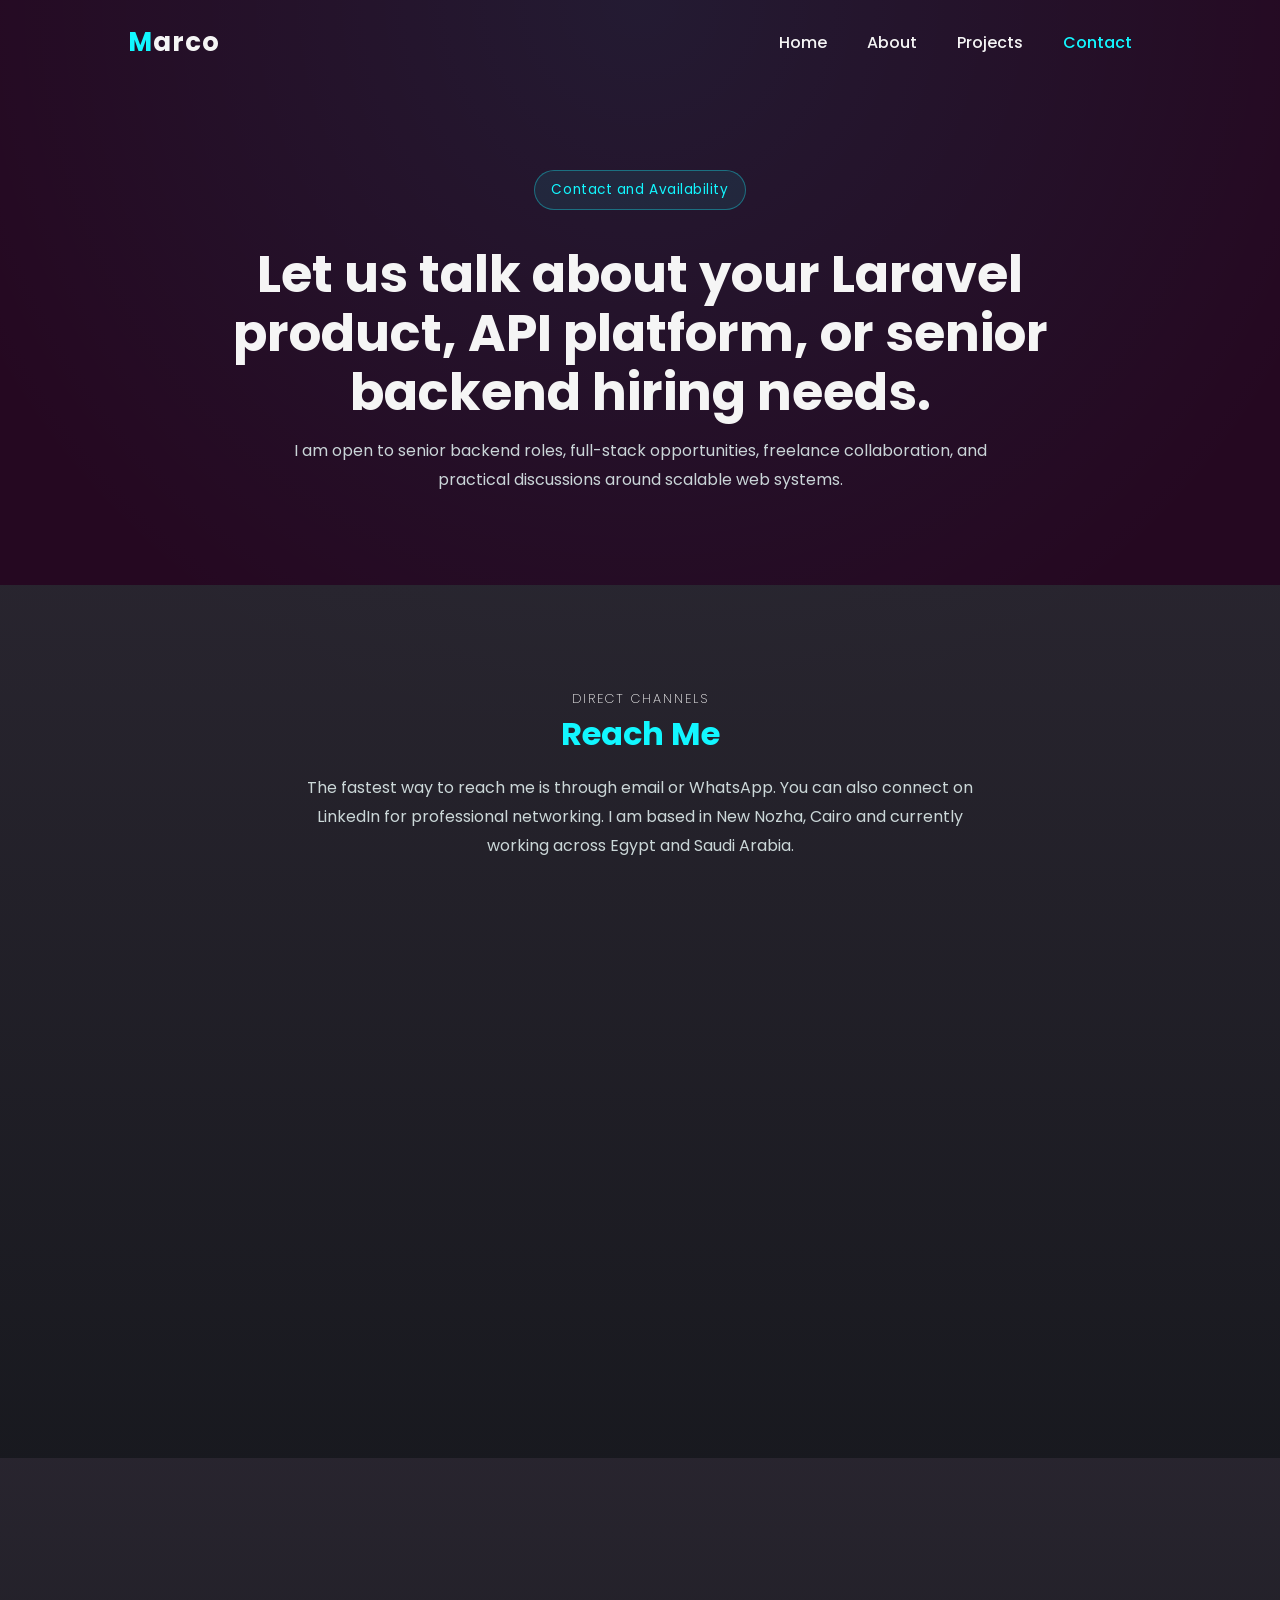
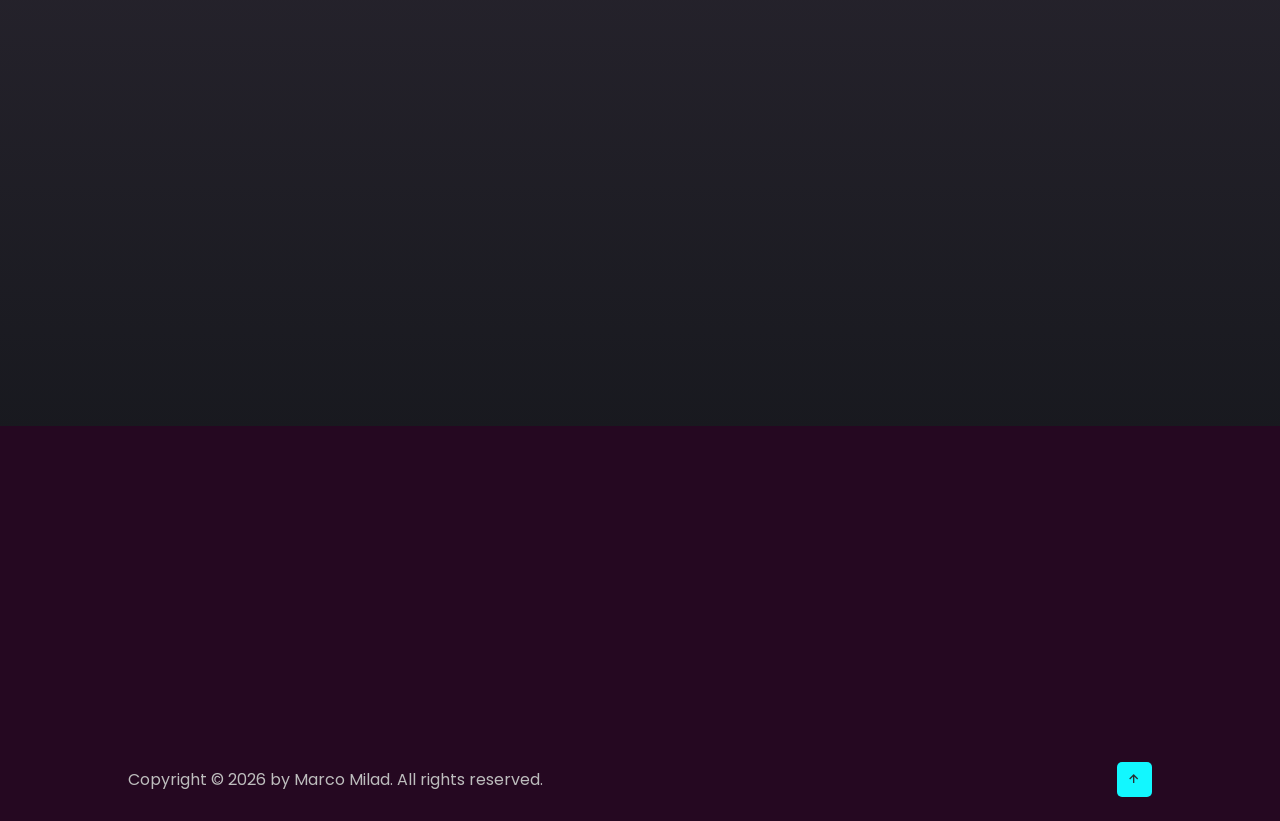
<file: contact.html>
<!DOCTYPE html>
<html lang="en">
  <head>
    <meta charset="UTF-8" />
    <meta http-equiv="X-UA-Compatible" content="IE=edge" />
    <meta name="viewport" content="width=device-width, initial-scale=1.0" />
    <meta
      name="description"
      content="Contact Marco Milad Ibrahim for senior backend development, Laravel projects, API platforms, or full-stack collaboration."
    />
    <title>Contact | Marco Milad</title>
    <link
      href="https://unpkg.com/boxicons@2.1.4/css/boxicons.min.css"
      rel="stylesheet"
    />
    <link rel="stylesheet" href="css/style.css" />
  </head>
  <body class="page-inner">
    <header class="header">
      <a href="index.html" class="logo"><span>M</span>arco</a>

      <ul class="navlist">
        <li><a href="index.html" style="--i: 1">Home</a></li>
        <li><a href="about.html" style="--i: 2">About</a></li>
        <li><a href="projects.html" style="--i: 3">Projects</a></li>
        <li><a href="contact.html" style="--i: 4">Contact</a></li>
      </ul>

      <button
        id="menu-icon"
        class="bx bx-menu"
        type="button"
        aria-label="Toggle navigation"
        aria-expanded="false"
      ></button>
    </header>

    <main>
      <section class="page-hero">
        <span class="availability-badge">Contact and Availability</span>
        <h1>Let us talk about your Laravel product, API platform, or senior backend hiring needs.</h1>
        <p>
          I am open to senior backend roles, full-stack opportunities, freelance
          collaboration, and practical discussions around scalable web systems.
        </p>
      </section>

      <section class="contact section-surface">
        <div class="main-text scroll-scale">
          <span>Direct Channels</span>
          <h2>Reach Me</h2>
          <p class="section-lead">
            The fastest way to reach me is through email or WhatsApp. You can
            also connect on LinkedIn for professional networking. I am based in
            New Nozha, Cairo and currently working across Egypt and Saudi Arabia.
          </p>
        </div>

        <div class="contact-grid scroll-bottom">
          <a class="contact-card" href="mailto:marcomelad2022@gmail.com">
            <i class="bx bx-envelope"></i>
            <h3>Email</h3>
            <p>marcomelad2022@gmail.com</p>
          </a>
          <a
            class="contact-card"
            href="https://api.whatsapp.com/send?phone=00201553864415"
            target="_blank"
            rel="noopener noreferrer"
          >
            <i class="bx bxl-whatsapp"></i>
            <h3>WhatsApp</h3>
            <p>+20 155 386 4415</p>
          </a>
          <a
            class="contact-card"
            href="https://www.linkedin.com/in/marco-milad"
            target="_blank"
            rel="noopener noreferrer"
          >
            <i class="bx bxl-linkedin-square"></i>
            <h3>LinkedIn</h3>
            <p>linkedin.com/in/marco-milad</p>
          </a>
        </div>

        <div class="mini-grid scroll-bottom">
          <article class="mini-card">
            <i class="bx bx-map"></i>
            <h3>Location</h3>
            <p>New Nozha, Cairo, Egypt</p>
          </article>
          <article class="mini-card">
            <i class="bx bx-phone-call"></i>
            <h3>Phone</h3>
            <p>(+20) 155-386-4415</p>
          </article>
          <article class="mini-card">
            <i class="bx bx-chat"></i>
            <h3>Languages</h3>
            <p>Arabic native, English professional working proficiency.</p>
          </article>
        </div>

        <div class="contact-actions scroll-bottom">
          <a href="mailto:marcomelad2022@gmail.com" class="btn">Send Email</a>
          <a
            href="https://drive.google.com/file/d/1wOmWYwRRQnlYatKUHF5bNSLMZWVIIGn1/view?usp=sharing"
            class="btn"
            target="_blank"
            rel="noopener noreferrer"
            >Open CV</a
          >
        </div>
      </section>

      <section class="section-surface">
        <div class="main-text scroll-scale">
          <span>Work Preferences</span>
          <h2>How I Can Help</h2>
        </div>

        <div class="mini-grid scroll-bottom">
          <article class="mini-card">
            <i class="bx bx-briefcase-alt-2"></i>
            <h3>Senior Roles</h3>
            <p>
              Open to senior backend or full-stack roles where architecture,
              performance, and product ownership matter.
            </p>
          </article>
          <article class="mini-card">
            <i class="bx bx-wrench"></i>
            <h3>Freelance Collaboration</h3>
            <p>
              Available for Laravel systems, backend APIs, ERP workflows,
              dashboards, and scalable business platforms.
            </p>
          </article>
          <article class="mini-card">
            <i class="bx bx-message-rounded-dots"></i>
            <h3>Technical Discussions</h3>
            <p>
              Happy to discuss project scope, current issues, performance
              bottlenecks, and practical next steps before development starts.
            </p>
          </article>
        </div>
      </section>

      <section class="cta-strip scroll-scale">
        <div>
          <span>Ready to move forward?</span>
          <h2>Send the project idea, the current system issue, or the role details.</h2>
        </div>
        <div class="hero-actions">
          <a href="mailto:marcomelad2022@gmail.com" class="btn">Email Marco</a>
          <a
            href="https://api.whatsapp.com/send?phone=00201553864415"
            target="_blank"
            rel="noopener noreferrer"
            class="btn"
            >Message on WhatsApp</a
          >
        </div>
      </section>
    </main>

    <footer>
      <p>Copyright &copy; 2026 by Marco Milad. All rights reserved.</p>
      <a href="contact.html"><i class="bx bx-up-arrow-alt"></i></a>
    </footer>

    <script src="js/script.js"></script>
  </body>
</html>
</file>
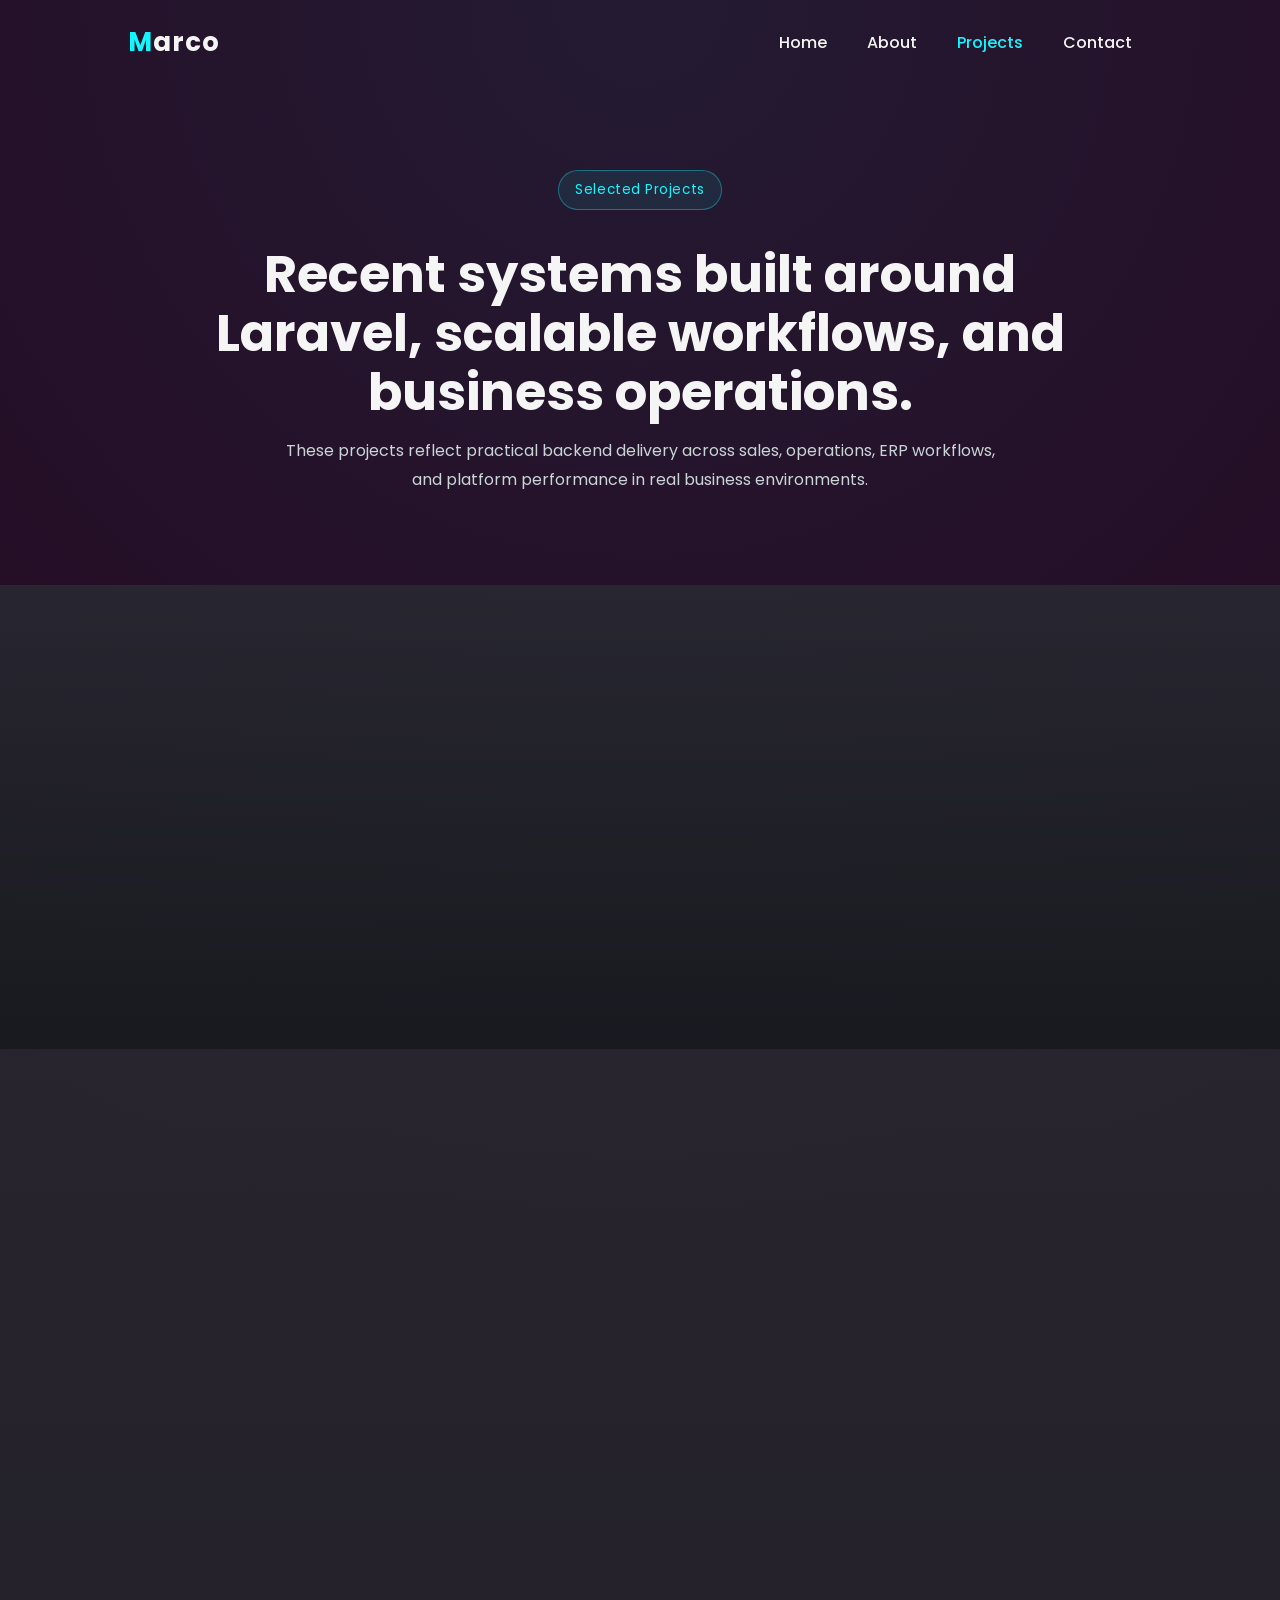
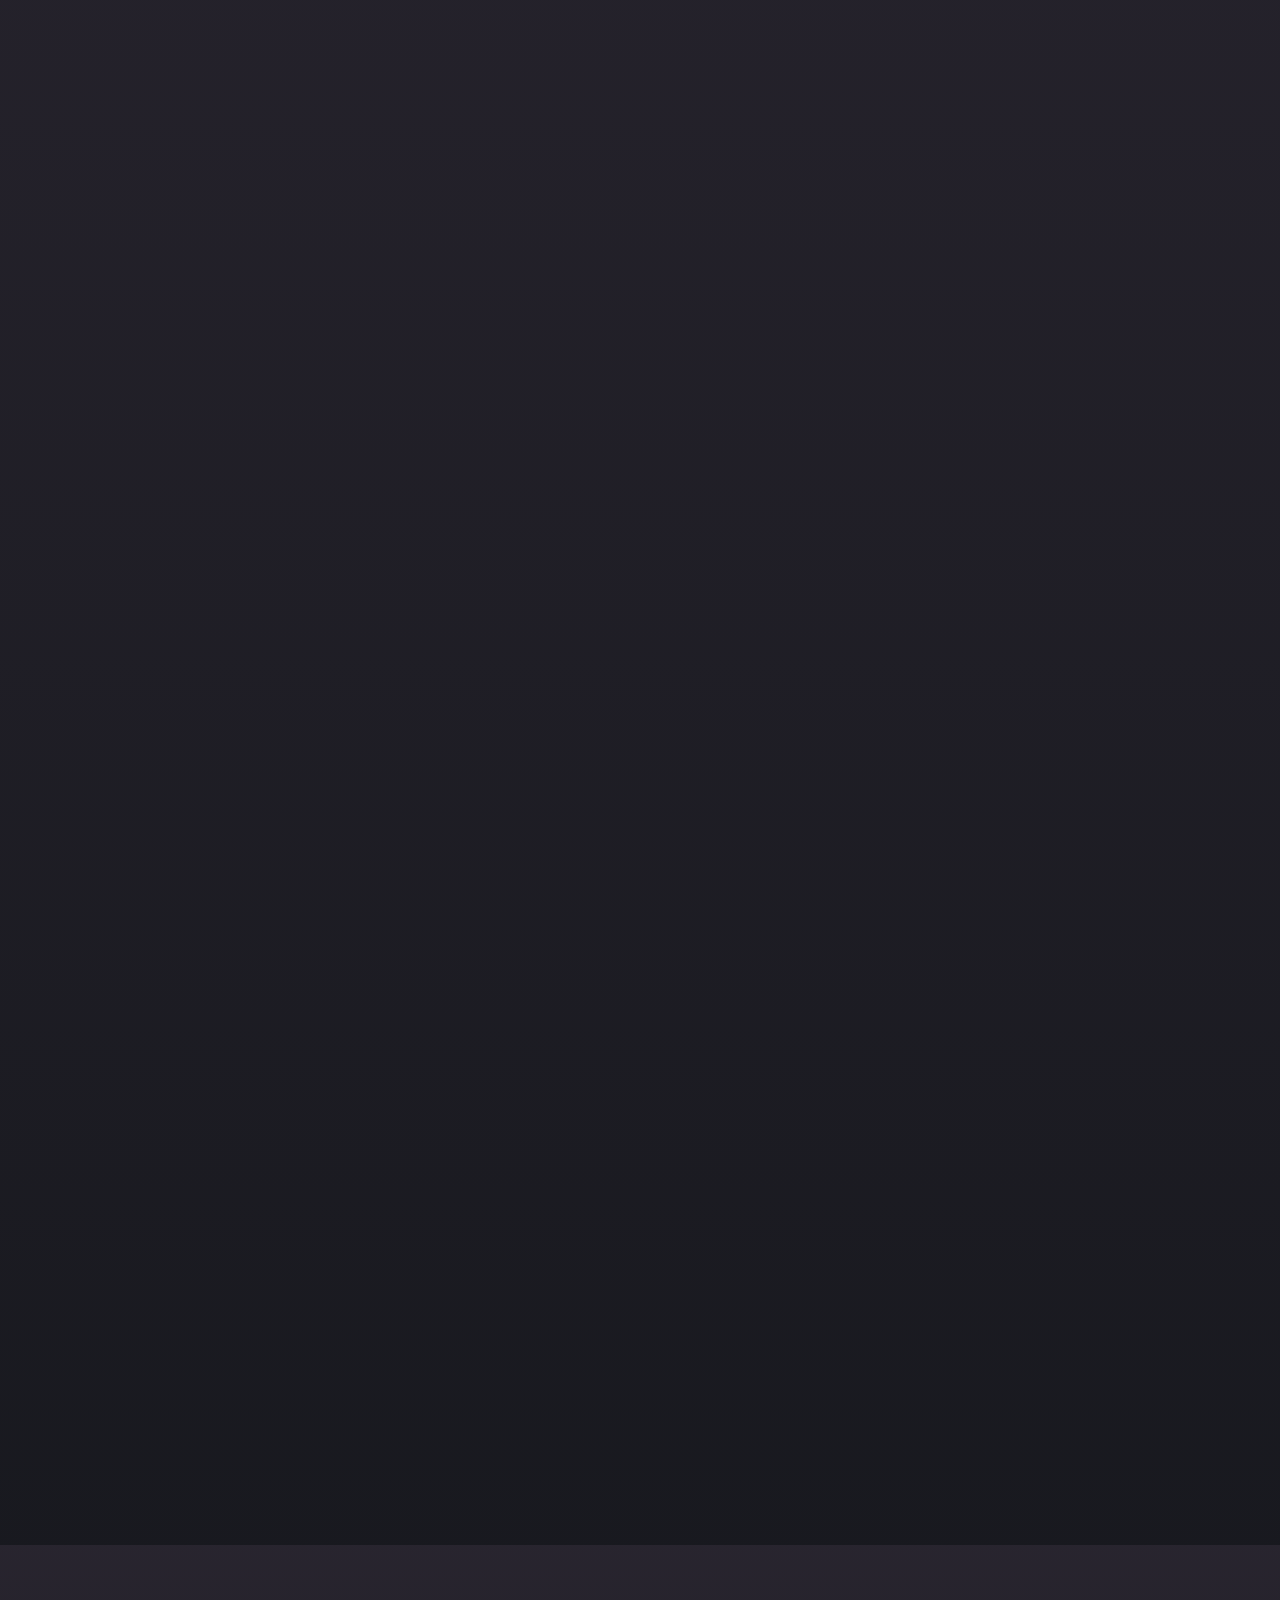
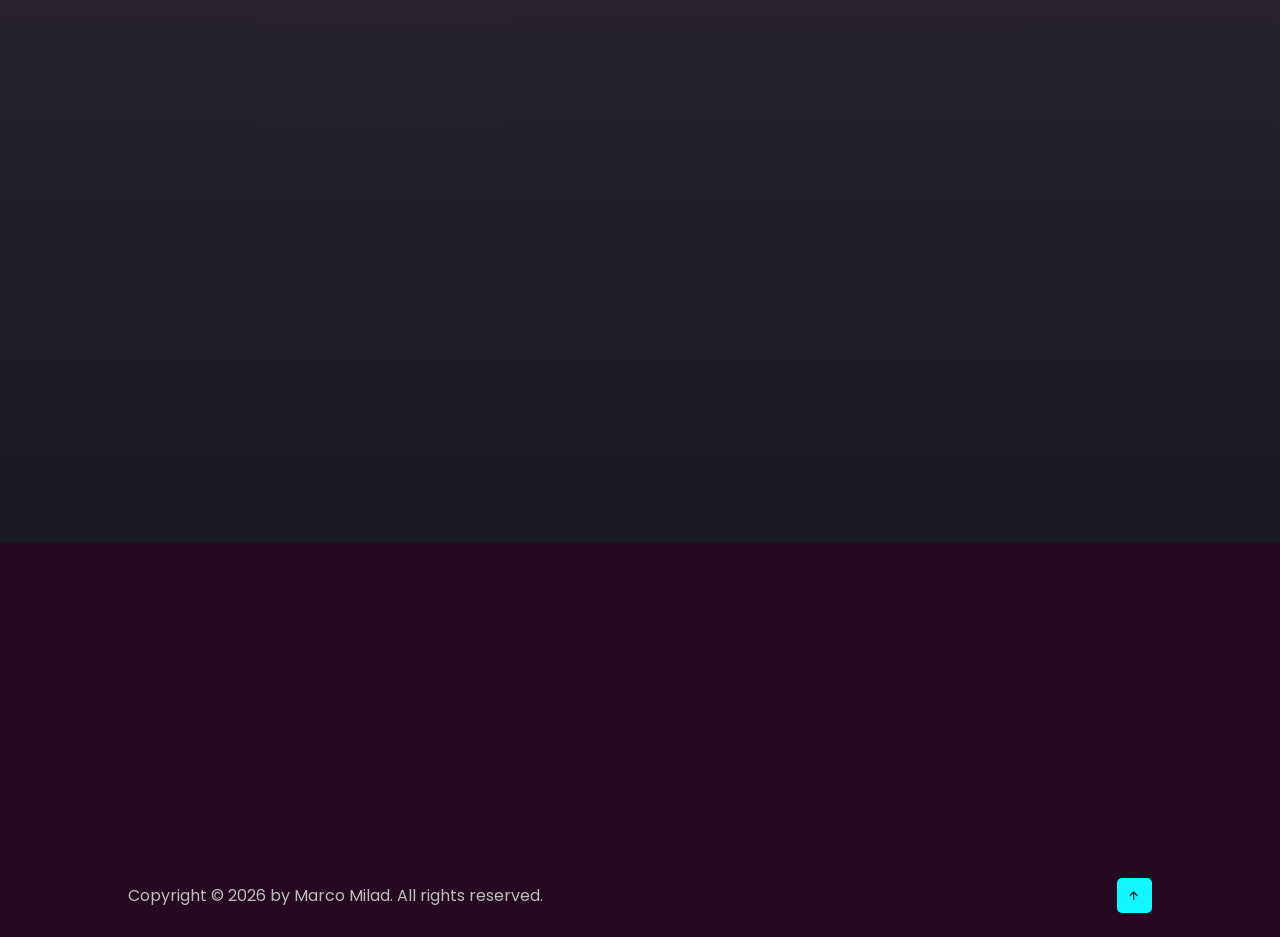
<file: projects.html>
<!DOCTYPE html>
<html lang="en">
  <head>
    <meta charset="UTF-8" />
    <meta http-equiv="X-UA-Compatible" content="IE=edge" />
    <meta name="viewport" content="width=device-width, initial-scale=1.0" />
    <meta
      name="description"
      content="Explore recent projects by Marco Milad Ibrahim, including ERP systems, sales management platforms, rental operations software, and scalable Laravel products."
    />
    <title>Projects | Marco Milad</title>
    <link
      href="https://unpkg.com/boxicons@2.1.4/css/boxicons.min.css"
      rel="stylesheet"
    />
    <link rel="stylesheet" href="css/style.css" />
  </head>
  <body class="page-inner">
    <header class="header">
      <a href="index.html" class="logo"><span>M</span>arco</a>

      <ul class="navlist">
        <li><a href="index.html" style="--i: 1">Home</a></li>
        <li><a href="about.html" style="--i: 2">About</a></li>
        <li><a href="projects.html" style="--i: 3">Projects</a></li>
        <li><a href="contact.html" style="--i: 4">Contact</a></li>
      </ul>

      <button
        id="menu-icon"
        class="bx bx-menu"
        type="button"
        aria-label="Toggle navigation"
        aria-expanded="false"
      ></button>
    </header>

    <main>
      <section class="page-hero">
        <span class="availability-badge">Selected Projects</span>
        <h1>Recent systems built around Laravel, scalable workflows, and business operations.</h1>
        <p>
          These projects reflect practical backend delivery across sales,
          operations, ERP workflows, and platform performance in real business
          environments.
        </p>
      </section>

      <section class="section-surface">
        <div class="mini-grid scroll-bottom">
          <article class="mini-card">
            <i class="bx bx-code-curly"></i>
            <h3>High-Traffic Backends</h3>
            <p>
              Backend systems designed to stay stable during heavy traffic,
              campaign spikes, and operational load.
            </p>
          </article>
          <article class="mini-card">
            <i class="bx bx-network-chart"></i>
            <h3>Business Workflow Design</h3>
            <p>
              Platforms shaped around real workflows such as sales, rentals,
              logistics, and ERP-style data movement.
            </p>
          </article>
          <article class="mini-card">
            <i class="bx bx-devices"></i>
            <h3>Production Delivery</h3>
            <p>
              Work that balances backend performance, integrations, and usable
              interfaces across web and mobile-facing products.
            </p>
          </article>
        </div>
      </section>

      <section class="section-surface">
        <div class="main-text scroll-scale">
          <span>Case Studies</span>
          <h2>Project Highlights</h2>
        </div>

        <div class="project-grid scroll-bottom">
          <article class="project-card detailed-card">
            <div class="project-thumb">
              <img src="images/proj1.png" alt="School System project" />
            </div>
            <div class="project-body">
              <h3>Al-Bader Sales Management System</h3>
              <p>
                Enterprise-grade sales management system built with Laravel and
                MySQL, including access control, monitoring capabilities, and
                backend performance improvements for business-critical usage.
              </p>
              <div class="inline-list">
                <span>Laravel</span>
                <span>PHP</span>
                <span>MySQL</span>
                <span>Caching</span>
              </div>
              <ul class="feature-list">
                <li>Implemented enterprise-grade access control and monitoring capabilities.</li>
                <li>Improved performance with database optimization and caching strategies.</li>
                <li>Designed scalable architecture for growing operational demands.</li>
              </ul>
              <div class="project-links">
                <a href="contact.html" class="btn">Request Similar Solution</a>
              </div>
            </div>
          </article>

          <article class="project-card detailed-card">
            <div class="project-thumb">
              <img src="images/pro2.png" alt="Cara Shop project" />
            </div>
            <div class="project-body">
              <h3>Container Management System</h3>
              <p>
                Specialized software platform for rubble and waste container
                rental companies in Saudi Arabia, automating the rental lifecycle
                and improving operational visibility.
              </p>
              <div class="inline-list">
                <span>Laravel</span>
                <span>MySQL</span>
                <span>Tracking</span>
                <span>Operations</span>
              </div>
              <ul class="feature-list">
                <li>Automated the rental lifecycle and reduced manual processing.</li>
                <li>Architected for high-volume transactions and operational scale.</li>
                <li>Improved fleet visibility with real-time tracking capabilities.</li>
              </ul>
              <div class="project-links">
                <a href="contact.html" class="btn">Discuss Operations Platform</a>
              </div>
            </div>
          </article>

          <article class="project-card detailed-card">
            <div class="project-thumb">
              <img src="images/pro3.png" alt="Saving Lives project" />
            </div>
            <div class="project-body">
              <h3>Vodo ERP</h3>
              <p>
                Custom ERP system using Laravel and MySQL to streamline
                inventory management, order processing, and financial reporting
                for business operations.
              </p>
              <div class="inline-list">
                <span>Laravel</span>
                <span>MySQL</span>
                <span>ERP</span>
                <span>Queues</span>
              </div>
              <ul class="feature-list">
                <li>Optimized performance through query tuning, caching, and refactoring.</li>
                <li>Enhanced scalability with database sharding and queue systems.</li>
                <li>Supported high-load operational workflows across business modules.</li>
              </ul>
              <div class="project-links">
                <a href="about.html" class="btn">See Related Experience</a>
              </div>
            </div>
          </article>

          <article class="project-card detailed-card">
            <div class="project-thumb project-thumb-solid">
              <div class="project-thumb-copy">
                <span>Platform Build</span>
                <h3>Goldenhost</h3>
              </div>
            </div>
            <div class="project-body">
              <h3>Goldenhost</h3>
              <p>
                Secure and scalable rental platform designed to improve backend
                reliability and deliver solid performance across web and mobile
                interfaces.
              </p>
              <div class="inline-list">
                <span>Laravel</span>
                <span>Scalability</span>
                <span>Web + Mobile</span>
              </div>
              <ul class="feature-list">
                <li>Built to transform and modernize flat rental workflows.</li>
                <li>Implemented backend features for strong cross-platform performance.</li>
                <li>Improved user satisfaction through stable system behavior.</li>
              </ul>
              <div class="project-links">
                <a href="contact.html" class="btn">Talk About Platform Work</a>
              </div>
            </div>
          </article>
        </div>
      </section>

      <section class="section-surface">
        <div class="main-text scroll-scale">
          <span>What These Projects Show</span>
          <h2>Capabilities Behind the Screens</h2>
        </div>

        <div class="mini-grid scroll-bottom">
          <article class="mini-card">
            <i class="bx bx-shield-quarter"></i>
            <h3>Scalable Backend Structure</h3>
            <p>
              Backend code and data flow are designed to remain stable as usage,
              integrations, and business rules grow.
            </p>
          </article>
          <article class="mini-card">
            <i class="bx bx-sitemap"></i>
            <h3>Operational Data Modeling</h3>
            <p>
              Database design is treated as part of system operations, reporting,
              permissions, and long-term maintainability.
            </p>
          </article>
          <article class="mini-card">
            <i class="bx bx-detail"></i>
            <h3>Delivery Discipline</h3>
            <p>
              The outcome is not only functionality, but production systems that
              stay easier to optimize, extend, and support.
            </p>
          </article>
        </div>
      </section>

      <section class="cta-strip scroll-scale">
        <div>
          <span>Interested in similar work?</span>
          <h2>I am available for senior backend roles, Laravel systems, and full-stack product delivery.</h2>
        </div>
        <div class="hero-actions">
          <a href="contact.html" class="btn">Get In Touch</a>
          <a href="about.html" class="btn">Read My Profile</a>
        </div>
      </section>
    </main>

    <footer>
      <p>Copyright &copy; 2026 by Marco Milad. All rights reserved.</p>
      <a href="projects.html"><i class="bx bx-up-arrow-alt"></i></a>
    </footer>

    <script src="js/script.js"></script>
  </body>
</html>
</file>
<file: css/style.css>
@import url('https://fonts.googleapis.com/css2?family=Poppins:wght@300;400;500;600;700;800;900&display=swap');

/* ---------  Global Css  ------------------ */

* {
    margin: 0;
    padding: 0;
    box-sizing: border-box;
    list-style: none;
    text-decoration: none;
    scroll-behavior: smooth;
}
:root{
    --bg-color: #250821;
    --second-bg-color: #292e33;
    --text-color: #f5f5f5;
    --hover-color: #12f7ff;
    --big-font: 2.5rem;
    --normal-font: 2rem;
    --neon-box-shadow: 0 0 0.5rem #12f7ff;
    --h2-font: 3rem;
    --font-neon-text-shadow: 0 0 10px rgba(18.247,255,0.3),
    0 0 20px rgba(18.247,255,0.3),
    0 0 30px rgba(18.247,255,0.3),
    0 0 40px rgba(18.247,255,0.3),
    0 0 70px rgba(18.247,255,0.3),
    0 0 80px rgba(18.247,255,0.3),
    0 0 100px rgba(18.247,255,0.3),
    0 0 150px rgba(18.247,255,0.3);
}

::-webkit-scrollbar {
    height: 0;
    width: 0.5rem;
}

::-webkit-scrollbar-track {
    background: var(--second-bg-color);
}
::-webkit-scrollbar-thumb {
    background: var(--hover-color);
    border-radius: 5rem;
}

body{
    font-family: 'Poppins', sans-serif;
    background-color: var(--bg-color);
    color: var(--text-color);
    background-image: radial-gradient(circle at top, rgba(18,247,255,0.08), transparent 30%);
}

/* ---------  Header Css  ------------------ */

.header{
    position: fixed;
    top: 0;
    left: 0;
    z-index: 1000;
    border-bottom: 1px solid transparent;
    width: 100%;
    display: flex;
    justify-content: space-between;
    align-items: center;
    padding: 20px 10%;
}
header.sticky {
    background: var(--bg-color);
    border-bottom: 1px solid var(--second-bg-color);
    padding: 12px 10%;
}
.logo{
    font-size: 26px;
    letter-spacing: 1px;
    font-weight: 700;
    color: var(--text-color);
}
span{
    color: var(--hover-color);
}
.navlist {
    display: flex;
}
.navlist a {
    display: inline-block;
    color: var(--text-color);
    font-weight: 500;
    padding: 10px 20px;
    animation: slideAnimation 1s ease forwards;
    animation-delay: calc(.3s * var(--i));
    opacity: 0;
}
.navlist a:hover {
    color: var(--hover-color);
    text-shadow: 0 0 10px rgba(18,247,255,0.6),
    0 0 20px rgba(18,247,255,0.6),
    0 0 30px rgba(18,247,255,0.6),
    0 0 40px rgba(18,247,255,0.6),
    0 0 70px rgba(18,247,255,0.6),
    0 0 80px rgba(18,247,255,0.6),
    0 0 100px rgba(18,247,255,0.6),
    0 0 150px rgba(18,247,255,0.6);;
}
.navlist a.active {
    color: var(--hover-color);
}
#menu-icon {
    font-size: 1.8rem;
    z-index: 10001;
    cursor: pointer;
    margin-left: 25px;
    background: var(--hover-color);
    border-radius: 3px;
    color: var(--second-bg-color);
    display: none;
    border: none;
    line-height: 1;
}
section {
    padding: 100px 10%;
}
/* ---------  Home Css  ------------------ */

.home {
    min-height: 100vh;
    height: 100%;
    width: 100%;
    display: grid;
    grid-template-columns: repeat(2, 1fr);
    align-items: center;
    grid-gap: 4rem;
}
.home-content {
    max-width: 600px;
}
.availability-badge {
    display: inline-flex;
    align-items: center;
    gap: 0.5rem;
    margin-bottom: 1.2rem;
    padding: 0.55rem 1rem;
    border: 1px solid rgba(18,247,255,0.35);
    border-radius: 999px;
    background: rgba(18,247,255,0.08);
    color: var(--hover-color);
    font-size: 0.85rem;
    letter-spacing: 0.04em;
}
.home-content h1 {
    font-size: var(--big-font);
    font-weight: 700;
}
.change-text {
    font-size: 1.5rem;
    font-weight: 600;
}
.change-text h3 {
    display: inline-flex;
    margin: 0;
    vertical-align: top;
}
.change-text .word {
    position: absolute;
    display: flex;
    opacity: 0;
}

.change-text h3 .word .letter {
    transform-origin: center center 25px;
}
.change-text h3 .word .letter.out {
    transform: rotateX(90deg);
    transition: 0.32s cubic-bezier(0.6,0,0.7,0.2);
}
.change-text h3 .word .letter.in {
    transition: 0.38s ease;
}
.change-text h3 .word .letter.behind {
    transform: rotateX(-90deg);
}
.home-content p {
    color: #bdbdbd;
    line-height: 1.6;
}
.info-box {
    display: flex;
    flex-wrap: wrap;
    align-items: flex-start;
    gap: 0.9rem 2rem;
    width: 100%;
    max-width: 42rem;
    margin: 1rem 0 1.4rem;
}
.info-box .email-info {
    flex: 1 1 230px;
    min-width: 220px;
}
.info-box-location {
    max-width: 26rem;
    margin-top: 0;
    margin-bottom: 2rem;
}
.info-box-location .email-info {
    min-width: 0;
}
.stat-grid {
    display: grid;
    grid-template-columns: repeat(3, minmax(0, 1fr));
    gap: 1rem;
    margin: 1.8rem 0;
}
.stat-card {
    padding: 1rem;
    border: 1px solid rgba(18,247,255,0.2);
    border-radius: 16px;
    background: linear-gradient(180deg, rgba(18,247,255,0.12), rgba(41,46,51,0.7));
    box-shadow: 0 0 20px rgba(18,247,255,0.08);
}
.stat-card strong {
    display: block;
    margin-bottom: 0.45rem;
    font-size: 1rem;
    color: var(--text-color);
}
.stat-card span {
    color: #c4d7d8;
    font-size: 0.86rem;
    line-height: 1.5;
}
.info-box h5 {
    font-weight: 600;
    color: var(--text-color);
    font-size: 1rem;
}
.info-box span {
    display: block;
    font-size: 0.9rem;
    color: #bdbdbd;
    overflow-wrap: anywhere;
}
.btn-box {
    display: flex;
    justify-content: space-between;
    width: 320px;
    height: 45px;
}
.btn {
    display: inline-flex;
    justify-content: center;
    align-items: center;
    min-height: 45px;
    padding: 0 1.35rem;
    background: var(--hover-color);
    color: var(--bg-color);
    font-size: 1rem;
    letter-spacing: 1px;
    font-weight: 600;
    transition: 0.6s;
    box-shadow: var(--neon-box-shadow);
    border-radius: 5px;
    position: relative;
    overflow: hidden;
    z-index: 1;
    border: 2px solid var(--hover-color);
}
.btn-box .btn {
    width: 150px;
    height: 100%;
    padding: 0;
}
.btn:hover {
    color: var(--hover-color);
}
.btn::before {
    content: "";
    position: absolute;
    top: 0;
    left: 0;
    background: var(--bg-color);
    width: 0;
    height: 100%;
    z-index: -1;
    transition: 0.4s;
}
.btn:hover::before {
    width: 100%;
}
.btn:nth-child(2){
    background: var(--bg-color);
    color: var(--hover-color);
}
.btn:nth-child(2):hover {
    color: var(--bg-color);
}
.btn:nth-child(2)::before {
    background: var(--hover-color);
}
.social-icons {
    margin-top: 8rem;
    display: flex;
    justify-content: space-between;
    width: 220px;
    height: 40px;
}
.social-icons a {
    display: inline-flex;
    width: 50px;
    height: 100%;
    justify-content: center;
    align-items: center;
    background: var(--bg-color);
    color: var(--hover-color);
    border: 2px solid var(--hover-color);
    transition: 0.6s;
    box-shadow: 0 0 0.3rem #12f7ff;
    border-radius: 5px;
    position: relative;
    z-index: 1;
    overflow: hidden;
}
.social-icons a i {
    font-size: 1.5rem;
}
.social-icons a:hover {
    color: var(--bg-color);
}
.social-icons a::before {
    content: "";
    position: absolute;
    left: 0;
    top: 0;
    width: 0;
    height: 100%;
    background: var(--hover-color);
    transition: 0.6s;
    z-index: -1;
}
.social-icons a:hover::before {
    width: 100%;    
}
.hero-actions {
    display: flex;
    flex-wrap: wrap;
    gap: 1rem;
    margin-top: 1rem;
}
.home-image {
    position: relative;
}
.img-box {
    text-align: center;
}
.img-box img {
    width: 100%;
    max-width: 450px;
    height: auto;
}
.liquid-shape {
    position: absolute;
    width: 100%;
    height: 100%;
    z-index: -1;
    top: 10%;
}
.liquid-shape:nth-child(2){
    filter: blur(50px);
}

/* ---------  About Css  ------------------ */
.about {
    display: flex;
    justify-content: center;
    align-items: center;
    grid-gap: 2em;
    background: var(--second-bg-color);
}
.about .img-about {
    text-align: center;
    position: relative;
}
.about .img-about img {
    max-width: 400px;
    height: auto;
}
.about-content span {
    color: #fdfdfd;
    font-size: 0.8rem;
    font-weight: 200;
    letter-spacing: 2px;
    text-transform: uppercase;
}
.about-content h2{
    color: var(--hover-color);
    font-weight: 700;
    font-size: var(--normal-font);
}
.about-content h3 {
    font-weight: 600;
    font-size: 1.5rem;
    margin-bottom: 0.2rem;
}
.about-content p {
    color: #fdfdfd;
    font-weight: 300;
    margin-bottom: 1.5rem;
}
.highlight-list {
    display: grid;
    gap: 0.9rem;
    margin-bottom: 1.7rem;
}
.highlight-item {
    display: flex;
    align-items: flex-start;
    gap: 0.75rem;
    color: #d7e7e8;
}
.highlight-item i {
    margin-top: 0.15rem;
    color: var(--hover-color);
    font-size: 1.1rem;
}
.highlight-item span {
    color: inherit;
    line-height: 1.6;
}
.info-about1,
.info-about2,
.info-about3 {
    background: var(--bg-color);
    font-size: 0.5rem;
    position: absolute;
    padding: 10px;
    width: 90px;
    height: 90px;
    border-radius: 69% 31% 66% 34% / 21% 30% 70% 79%;
    display: block;
    box-shadow: var(--neon-box-shadow);
    border: 1px solid var(--hover-color);
    outline: 2px solid var(--bg-color);
    z-index: 100;
    animation: morph 6s linear infinite;
}
.info-about1 {
    left: 10%;
    top: 34%;
}
.info-about2 {
    left: 66%;
    top: 15%;
}
.info-about3 {
    left: 58%;
    top: 62%;
}
.img-about span {
    color: var(--hover-color);
    font-size: 1rem;
    font-weight: 600;
}

/* ---------  Services Css  ------------------ */
.main-text {
    width: 100%;
    text-align: center;
    margin-bottom: 2rem;
    color: var(--hover-color);
}
.main-text h2 {
    font-weight: 700;
    font-size: var(--normal-font);
}
.main-text span {
    color: #fdfdfd;
    font-size: 0.8rem;
    font-weight: 200;
    letter-spacing: 2px;
    text-transform: uppercase;
}
.section-services {
    display: flex;
    justify-content: center;
    /*align-items: center;*/
    flex-wrap: wrap;
    grid-gap: 2rem;
}
.section-services .services-box {
    flex: 1 1 18rem;
    padding: 2rem 1rem 2rem;
    text-align: center;
    background: var(--second-bg-color);
    transition: transform .4s;
    border-radius: 10px;
}
.services-btn {
    width: auto;
    justify-content: center;
}
.services-box:hover {
    transform: translate(-.7rem);
}
.services-icon {
    border: 2px solid var(--hover-color);
    padding: 2rem;
    background: var(--bg-color);
    /*display: flex;*/
    align-items: center;
    font-size: 3rem;
    border-radius: 50%;
    position: relative;
    color: var(--hover-color);
    box-shadow: var(--neon-box-shadow);
    outline: 3px solid var(--bg-color);
}
.services-box h3 {
    margin-top: 10px;
    font-size: 1.5rem;
}
.services-box p {
    margin: 0.5rem 0 1.5rem 0;
    font-weight: 300;
    letter-spacing: 1px;
    color: #bdbdbd;
    line-height: 1.6;
}
.services-note {
    display: inline-block;
    margin-top: 0.25rem;
    padding: 0.65rem 0.85rem;
    border-radius: 999px;
    background: rgba(18,247,255,0.08);
    border: 1px solid rgba(18,247,255,0.15);
    color: var(--hover-color);
    font-size: 0.82rem;
}

/*   --------------------   Skills Css   --------------------   */
.skills {
    background: var(--second-bg-color);
}
.skill-main {
    width: 100%;
    display: grid;
    grid-template-columns: repeat(2,1fr);
    grid-row-gap: 30px;
    grid-column-gap: 50px;
}
.skill-bar {
    margin-bottom: 2.3rem;
}
.skill-main h3 {
    margin-bottom: 2rem;
    font-size: var(--normal-font);
    text-align: center;
}
.skill-left .skill-bar .info {
    display: flex;
    justify-content: space-between;
    align-items: center;
    padding: 0 10px;
}
.skill-left .skill-bar .bar {
    width: 100%;
    height: 10px;
    background-color: var(--bg-color);
    border-radius: 25px;
    margin-top: 10px;
    position: relative;
}
.skill-bar .bar span {
    width: 50%;
    height: 100%;
    position: absolute;
    left: 0;
    background: var(--hover-color);
    border-radius: 25px;
    box-shadow: var(--neon-box-shadow);
}
.skill-bar .bar .html {
    width: 90%;
    animation: html 2s;
}
.skill-bar .bar .css {
    width: 90%;
    animation: css 3s;
}
.skill-bar .bar .java {
    width: 80%;
    animation: java 4s;
}
.skill-bar .bar .boot {
    width: 75%;
    animation: boot 5s;
}
.skill-rbar {
    margin-bottom: 2.3rem;
}
.skill-right .skill-rbar .info {
    display: flex;
    justify-content: space-between;
    align-items: center;
    padding: 0 10px;
}
.skill-right .skill-rbar .rbar {
    width: 100%;
    height: 10px;
    background-color: var(--bg-color);
    border-radius: 25px;
    margin-top: 10px;
    position: relative;
}
.skill-rbar .rbar span {
    width: 50%;
    height: 100%;
    position: absolute;
    left: 0;
    background: var(--hover-color);
    border-radius: 25px;
    box-shadow: var(--neon-box-shadow);
}
.skill-rbar .rbar .php {
    width: 90%;
    animation: php 2s;
}
.skill-rbar .rbar .laravel {
    width: 90%;
    animation: laravel 3s;
}
.skill-rbar .rbar .mysql {
    width: 85%;
    animation: mysql 4s;
}
.skill-rbar .rbar .git {
    width: 80%;
    animation: git 5s;
}

/*     ----------     Portfolio Css     ----------     */     
.portfolio-gallery {
    display: grid;
    grid-template-columns: repeat(auto-fill, minmax(350px, 1fr));
    gap: 2rem;
}
.port-box {
    position: relative;
    border-radius: 15px;
    overflow: hidden;
    background: #292e33;
    display: flex;
    grid-template-rows: 1fr auto;
    align-items: center;
    border: 2px solid var(--hover-color);
    box-shadow: var(--neon-box-shadow);
}
.port-image {
    display: flex;
    justify-content: center;
    align-items: center;
    height: 100%;
    width: 100%;
}
.port-image img {
    width: 100%;
    opacity: 0.5;
    height: 100%;
    transition: 0.5s;
}
.port-content {
    position: absolute;
    bottom: 0;
    left: 0;
    width: 100%;
    height: 100%;
    opacity: 0;
    background: linear-gradient(rgba(0,0,0,0.2), #12f7ff);
    display: flex;
    align-items: center;
    justify-content: center;
    text-align: center;
    flex-direction: column;
    transition: 0.5s;
    padding: 0 2rem;
}
.port-box:hover .port-content {
    opacity: 1;
}
.port-box:hover .port-image img {
    transform: scale(1.1);
}
.port-content h3 {
    font-size: 1.5rem;
    font-weight: 600;
}
.port-content p {
    font-size: 0.8rem;
    margin: 5px 0 15px 0;
}
.tech-stack {
    display: flex;
    flex-wrap: wrap;
    justify-content: center;
    gap: 0.5rem;
    margin-bottom: 1rem;
}
.tech-stack span {
    padding: 0.35rem 0.7rem;
    border-radius: 999px;
    background: rgba(10,14,20,0.3);
    border: 1px solid rgba(255,255,255,0.28);
    color: #fff;
    font-size: 0.75rem;
}
.port-content a {
    background: #fff;
    border-radius: 50%;
    display: inline-flex;
    justify-content: center;
    align-items: center;
    width: 50px;
    height: 50px;
    border: 1px solid var(--hover-color);
    outline: 2px solid #fff;
}
.port-content a i {
    font-size: 1.3rem;
    color: var(--second-bg-color);
}

/*     ----------     Contact Css     ----------     */     
.contact {
    background: var(--second-bg-color);
    width: 100%;
}
.section-lead {
    max-width: 42rem;
    margin: 1rem auto 0;
    color: #cbd7d8;
    line-height: 1.8;
}
.contact-grid {
    display: grid;
    grid-template-columns: repeat(3, minmax(0, 1fr));
    gap: 1.25rem;
    max-width: 65rem;
    margin: 2rem auto 1.5rem;
}
.contact-card {
    display: block;
    padding: 1.6rem;
    background: linear-gradient(180deg, rgba(37,8,33,0.95), rgba(24,29,34,0.92));
    border: 1px solid rgba(18,247,255,0.2);
    border-radius: 18px;
    color: var(--text-color);
    transition: transform 0.35s ease, border-color 0.35s ease, box-shadow 0.35s ease;
}
.contact-card:hover {
    transform: translateY(-6px);
    border-color: rgba(18,247,255,0.5);
    box-shadow: 0 16px 40px rgba(0,0,0,0.25);
}
.contact-card i {
    display: inline-flex;
    justify-content: center;
    align-items: center;
    width: 3rem;
    height: 3rem;
    margin-bottom: 1rem;
    border-radius: 14px;
    background: rgba(18,247,255,0.08);
    color: var(--hover-color);
    font-size: 1.5rem;
}
.contact-card h3 {
    margin-bottom: 0.45rem;
    font-size: 1.2rem;
}
.contact-card p {
    color: #ccd7d8;
    line-height: 1.6;
    word-break: break-word;
}
.contact-actions {
    text-align: center;
    display: flex;
    justify-content: center;
    gap: 1rem;
    margin-top: 0.5rem;
}

/*     ----------     Multi-page Layout     ----------     */
.page-hero {
    padding: 170px 10% 90px;
    text-align: center;
}
.page-hero h1 {
    max-width: 850px;
    margin: 1rem auto;
    font-size: clamp(2.3rem, 4vw, 4rem);
    line-height: 1.15;
}
.page-hero p {
    max-width: 720px;
    margin: 0 auto;
    color: #cad5d8;
    line-height: 1.8;
}
.section-surface {
    background: linear-gradient(180deg, rgba(41,46,51,0.75), rgba(23,27,31,0.9));
}
.project-grid {
    display: grid;
    grid-template-columns: repeat(3, minmax(0, 1fr));
    gap: 1.5rem;
}
.project-card {
    overflow: hidden;
    border: 1px solid rgba(18,247,255,0.2);
    border-radius: 22px;
    background: rgba(17,22,28,0.85);
    box-shadow: 0 16px 40px rgba(0,0,0,0.18);
}
.project-thumb {
    aspect-ratio: 16 / 10;
    overflow: hidden;
}
.project-thumb img {
    width: 100%;
    height: 100%;
    object-fit: cover;
    display: block;
}
.project-body {
    padding: 1.4rem;
}
.project-body h3 {
    margin-bottom: 0.75rem;
    font-size: 1.35rem;
}
.project-body p {
    color: #cad5d8;
    line-height: 1.7;
}
.inline-list {
    display: flex;
    flex-wrap: wrap;
    gap: 0.55rem;
    margin: 1rem 0 1.25rem;
}
.inline-list span {
    padding: 0.4rem 0.75rem;
    border-radius: 999px;
    border: 1px solid rgba(18,247,255,0.18);
    background: rgba(18,247,255,0.08);
    color: var(--hover-color);
    font-size: 0.8rem;
}
.project-links {
    display: flex;
    flex-wrap: wrap;
    gap: 0.75rem;
}
.mini-grid {
    display: grid;
    grid-template-columns: repeat(3, minmax(0, 1fr));
    gap: 1.5rem;
}
.mini-card {
    padding: 1.5rem;
    border-radius: 20px;
    background: rgba(17,22,28,0.8);
    border: 1px solid rgba(18,247,255,0.14);
}
.mini-card i {
    display: inline-flex;
    justify-content: center;
    align-items: center;
    width: 3rem;
    height: 3rem;
    border-radius: 14px;
    background: rgba(18,247,255,0.1);
    color: var(--hover-color);
    font-size: 1.4rem;
    margin-bottom: 1rem;
}
.mini-card h3 {
    margin-bottom: 0.75rem;
    font-size: 1.2rem;
}
.mini-card p {
    color: #cad5d8;
    line-height: 1.7;
}
.feature-list {
    margin: 1rem 0 1.25rem;
    padding-left: 1.1rem;
}
.feature-list li {
    list-style: disc;
    color: #dce7e9;
    line-height: 1.8;
}
.timeline {
    display: grid;
    gap: 1.25rem;
}
.timeline-item {
    display: grid;
    grid-template-columns: 180px 1fr;
    gap: 1.25rem;
    padding: 1.4rem;
    border-radius: 20px;
    border: 1px solid rgba(18,247,255,0.14);
    background: rgba(17,22,28,0.82);
}
.timeline-date {
    color: var(--hover-color);
    font-weight: 600;
    letter-spacing: 0.03em;
}
.timeline-content h3 {
    margin-bottom: 0.35rem;
    font-size: 1.2rem;
}
.timeline-content > p {
    color: #b8cfd1;
    margin-bottom: 0.8rem;
}
.skill-tags-grid {
    margin-top: 2rem;
}
.project-thumb-solid {
    display: flex;
    align-items: center;
    justify-content: center;
    background: radial-gradient(circle at top left, rgba(18,247,255,0.22), transparent 40%), linear-gradient(160deg, #10232b, #1c1627 55%, #26333a);
}
.project-thumb-copy {
    text-align: center;
    padding: 1.5rem;
}
.project-thumb-copy span {
    display: inline-block;
    margin-bottom: 0.75rem;
    color: var(--hover-color);
    letter-spacing: 0.08em;
    text-transform: uppercase;
}
.project-thumb-copy h3 {
    font-size: 2rem;
}
.cta-strip {
    display: flex;
    justify-content: space-between;
    align-items: center;
    gap: 2rem;
    padding: 70px 10%;
}
.cta-strip span {
    display: inline-block;
    margin-bottom: 0.5rem;
    color: var(--hover-color);
    letter-spacing: 0.05em;
    text-transform: uppercase;
}
.cta-strip h2 {
    max-width: 720px;
    font-size: clamp(1.7rem, 3vw, 2.8rem);
    line-height: 1.2;
}

/*     ----------     Footer Css     ----------     */     
footer {
    display: flex;
    padding: 1.5rem 10%;
    justify-content: space-between;
    align-items: center;
}
footer p{
    color: #bdbdbd;
}
footer a {
    display: inline-flex;
    justify-content: center;
    color: var(--text-color);
    background: var(--hover-color);
    padding: .6rem;
    border-radius: 5px;
}
footer a i {
    font-size: 1rem;
    color: var(--second-bg-color);
}

/*     ---   Parallax     ---   */
.scroll-scale {
    opacity: 0;
    transform: scale(.9);
    transition: all 2s;
}
.scroll-bottom{
    opacity: 0;
    transform: translateY(300px);
    transition: all 3s;
}
.scroll-top{
    opacity: 0;
    transform: translateY(-300px);
    transition: all 3s;
}
.show-items {
    opacity: 1;
    transform: translateY(0) scale(1);
}

@media (prefers-reduced-motion: reduce) {
    *,
    *::before,
    *::after {
        animation-duration: 0.01ms !important;
        animation-iteration-count: 1 !important;
        transition-duration: 0.01ms !important;
        scroll-behavior: auto !important;
    }
}

/*     -----     Break Point     -----     */
@media (max-width:991px) {
    header,
    header.sticky{
        padding: 15px 5%;
    }
    footer {
        padding: 15px 5%;
    }
    section {
        padding: 50px 5%;
    }
    .navlist a {
        padding: 8px 15px;
    }

    :root {
        --big-font: 2.2rem;
        --normal-font: 1.8rem;
        --neon-box-shadow: 0 0 0.8rem #12f7ff;
        --h2-font: 3rem;
    }

    .home-content {
        margin-top: 5rem;
    }

    .stat-grid {
        grid-template-columns: 1fr;
    }

    .social-icons {
        margin-top: 2rem;
    }

    .project-grid,
    .mini-grid,
    .timeline-item {
        grid-template-columns: 1fr 1fr;
    }
} 

@media (max-width:768px) {
    #menu-icon {
        display: block;
        transition: all .4s ease;
    }

    #menu-icon.bx-x {
        transform: rotate(-180deg);
    }
    
    .navlist {
        display: flex;
        position: absolute;
        top: -1000px;
        left: 0;
        right: 0;
        flex-direction: column;
        background: var(--bg-color);
        text-align: left;
        padding: 0 5%;
        transition: all .45s ease;
    }

    .navlist a {
        display: block;
        padding-bottom: 1rem;
        font-size: 1rem;
    }

    .navlist.open{
        top: 100%;
    }

    .home {
        grid-template-columns: 1fr;
        gap: 2rem;
        padding-top: 110px;
    }
    .page-hero {
        padding: 130px 5% 70px;
    }
    .home-content {
        order: 1;
        margin-top: 0;
    }
    .change-text {
        min-height: 4.5rem;
    }
    .home-image{
        order: 2;
        width: min(100%, 420px);
        margin: 0 auto 2rem;
    }
    .img-box img {
        max-width: 340px;
    }
    .liquid-shape {
        width: 80%;
        left: 10%;
        top: 13%;
    }
    .about {
        flex-direction: column-reverse;
    }
    .skill-main {
        grid-template-columns: 1fr;
    }
    .contact-grid {
        grid-template-columns: 1fr;
    }
    .project-grid,
    .mini-grid,
    .cta-strip {
        grid-template-columns: 1fr;
        flex-direction: column;
    }
    .timeline-item {
        grid-template-columns: 1fr;
    }
    .contact-actions {
        flex-direction: column;
        align-items: center;
    }
    footer p{
        font-size: .8rem;
    }
}
@media (max-width:420px){
    html{
        font-size: 80%;
    }
    footer p{
        font-size: .6rem;
    }
    .img-about img{
        width: 300px;
    }
    .info-about1, .info-about2, .info-about3 {
        display: none;
    }
    .img-about p {
        font-size: 1rem;
    }
    .btn-box,
    .contact-actions,
    .hero-actions {
        width: 100%;
    }
    .btn-box {
        gap: 0.75rem;
        height: auto;
        flex-direction: column;
    }
    .btn-box .btn,
    .contact-actions .btn,
    .hero-actions .btn,
    .project-links .btn {
        width: 100%;
        min-height: 45px;
    }
}


/*  Key Frames --------------------------  */
@keyframes morph {
    0%,
    100% {
        border-radius: 40% 60% 70% 30% / 40% 40% 60% 50%;
    }

    30% {
        border-radius: 70% 30% 50% 50% / 30% 30% 70% 70%;
    }
    
    60% {
        border-radius: 100% 60% 60% 100% / 100% 100% 60% 60%;
    }
    
    80% {
        border-radius: 69% 31% 66% 34% / 21% 30% 70% 79%;
    }
}

@keyframes html {
    0% {
        width: 0;
    }
    100% {
        width: 90%;
    }
}
@keyframes css {
    0% {
        width: 0;
    }
    100% {
        width: 90%;
    }
}
@keyframes java {
    0% {
        width: 0;
    }
    100% {
        width: 80%;
    }
}@keyframes boot {
    0% {
        width: 0;
    }
    100% {
        width: 75%;
    }
}
@keyframes php {
    0% {
        width: 0;
    }
    100% {
        width: 90%;
    }
}
@keyframes laravel {
    0% {
        width: 0;
    }
    100% {
        width: 90%;
    }
}
@keyframes mysql {
    0% {
        width: 0;
    }
    100% {
        width: 85%;
    }
}@keyframes git {
    0% {
        width: 0;
    }
    100% {
        width: 80%;
    }
}
@keyframes slideAnimation {
    0% {
        opacity: 0;
        transform: translateY(100px);
    }
    100% {
        opacity: 1;
        transform: translateY(0);
    }
}
</file>
